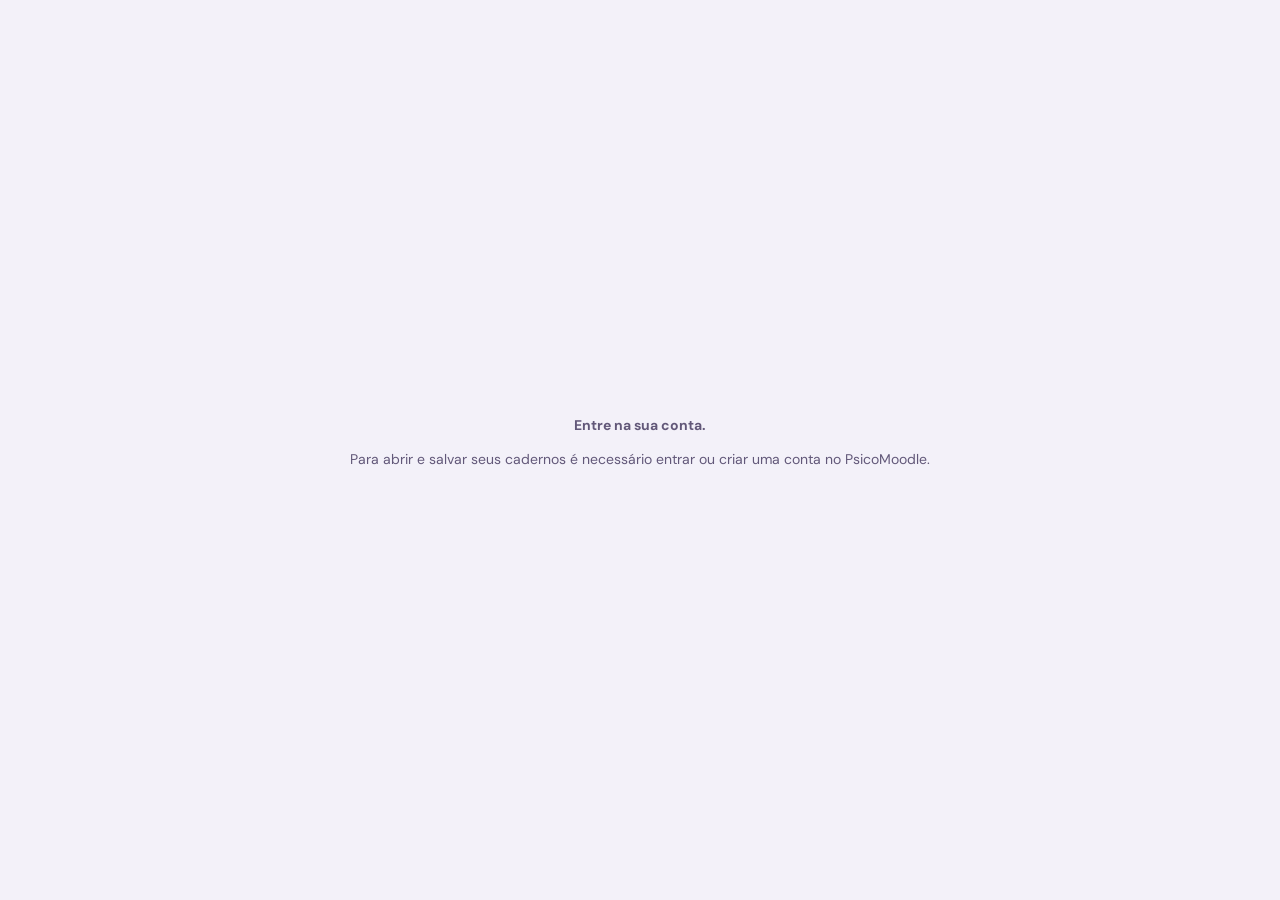
<file: caderno.html>
<!doctype html>
<html lang="pt-BR"><head><meta charset="utf-8"><meta name="viewport" content="width=device-width, initial-scale=1, viewport-fit=cover">
<meta name="robots" content="noindex, nofollow"><title>Caderno · Meus cadernos</title>
<style>
:root{--nb-initial-bg:#f3f1f9;background:var(--nb-initial-bg)}
:root[data-theme="dark"]{--nb-initial-bg:#0c1523}
html,body{margin:0;min-height:100%;background:var(--nb-initial-bg)}
#nbRoot{min-height:100dvh;background:var(--nb-initial-bg)}
</style>
<script>
try{if(window.parent!==window&&window.parent.document.documentElement.dataset.theme==='dark')
 document.documentElement.dataset.theme='dark'}catch(_){}
</script>
<link rel="stylesheet" href="caderno.css?v=20261120-edicao-backup-v3"></head>
<body><div id="nbRoot" class="nb-guard" role="status">Carregando os cadernos da sua conta…</div>
<script src="caderno-pdf.js?v=20261116-caderno-v33-grammar-review-repair" defer></script>
<script src="caderno.js?v=20261123-notebook-log-v1" defer></script>
<script src="caderno-tutorial.js?v=20261120-edicao-backup-v3" defer></script></body></html>
</file>
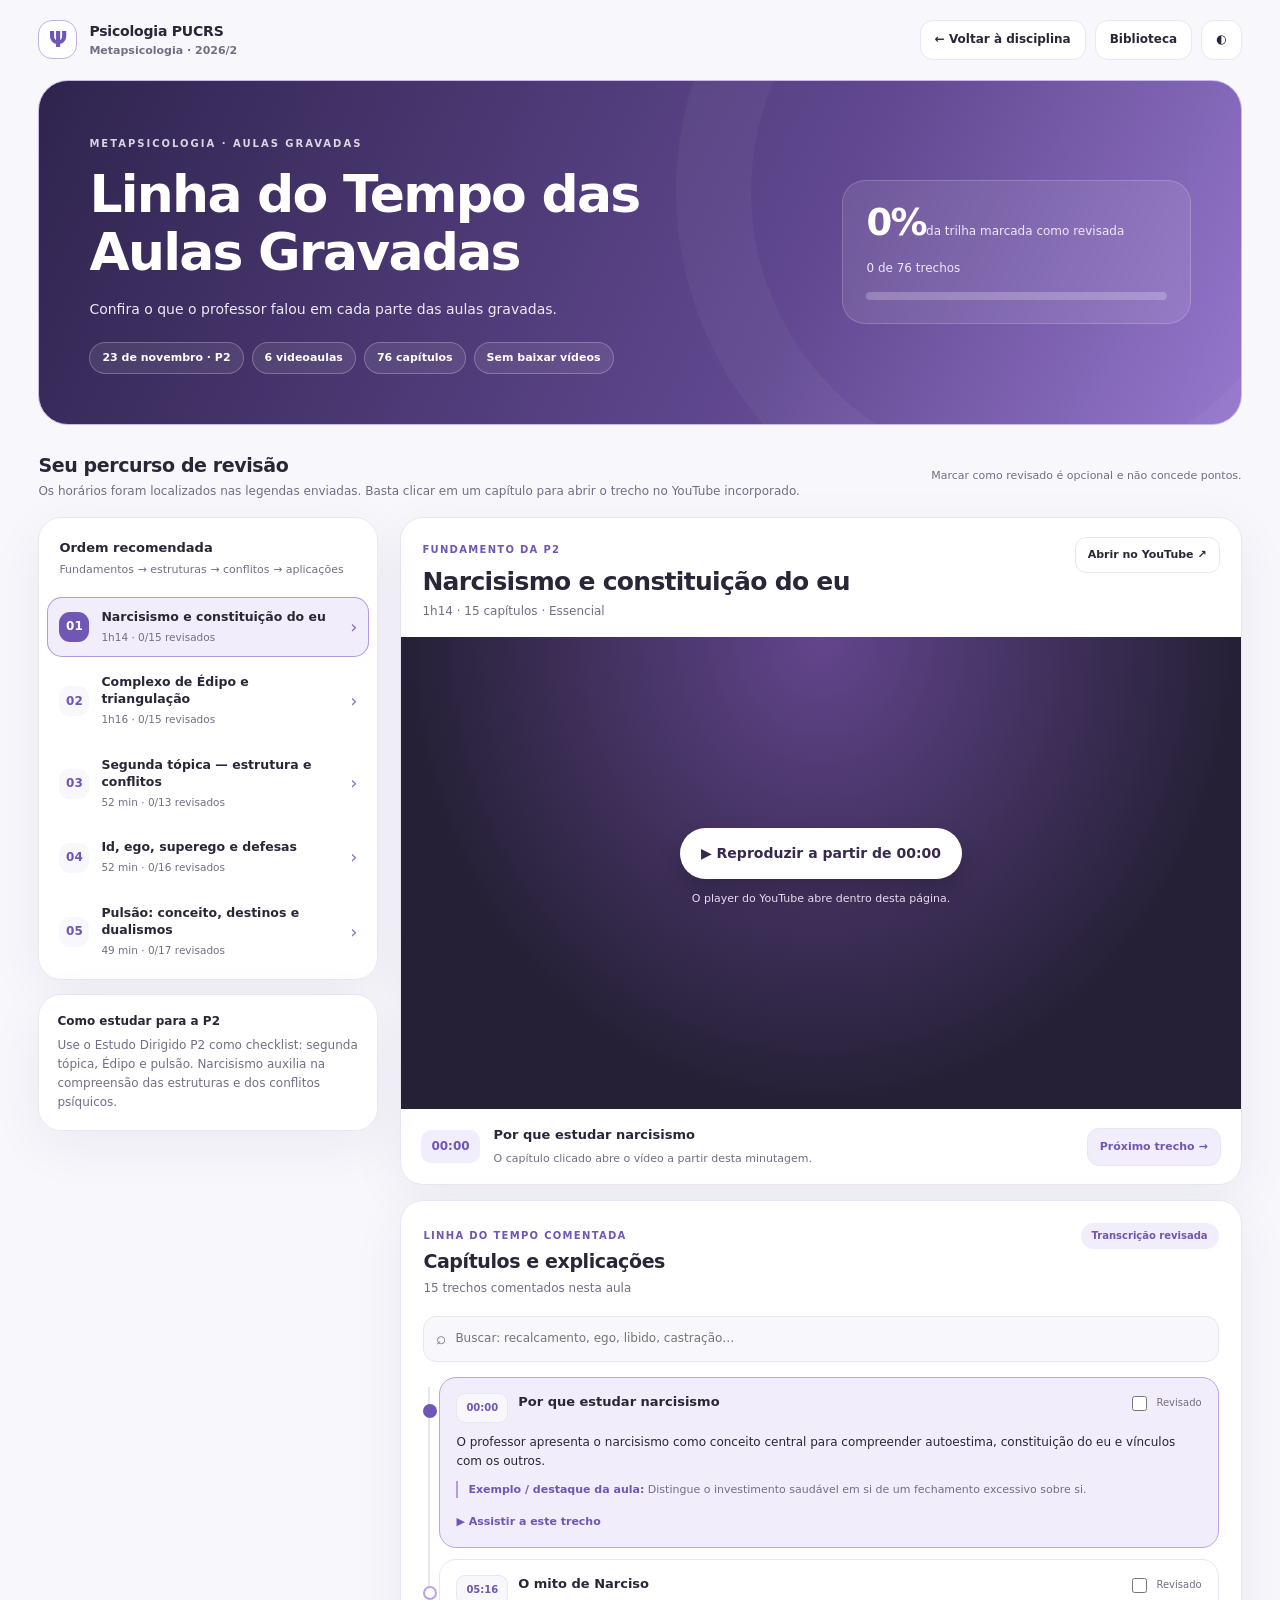
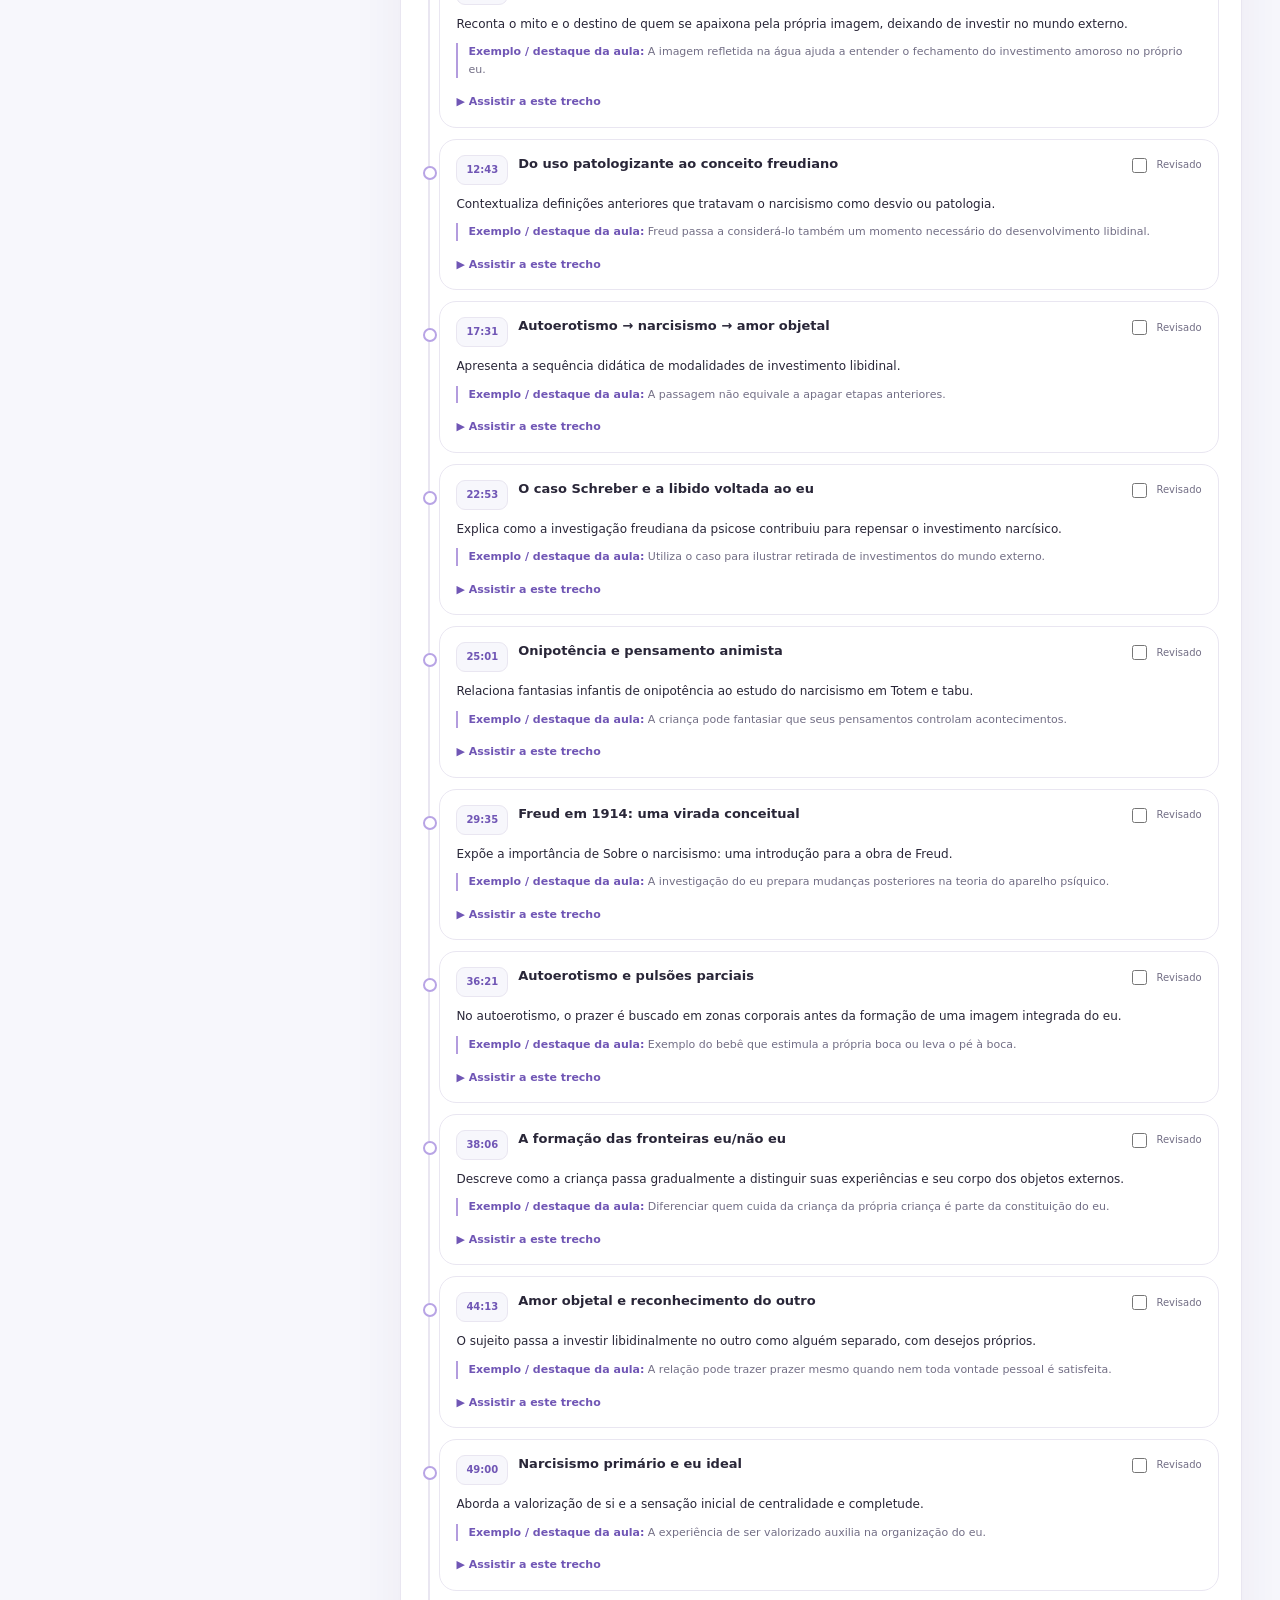
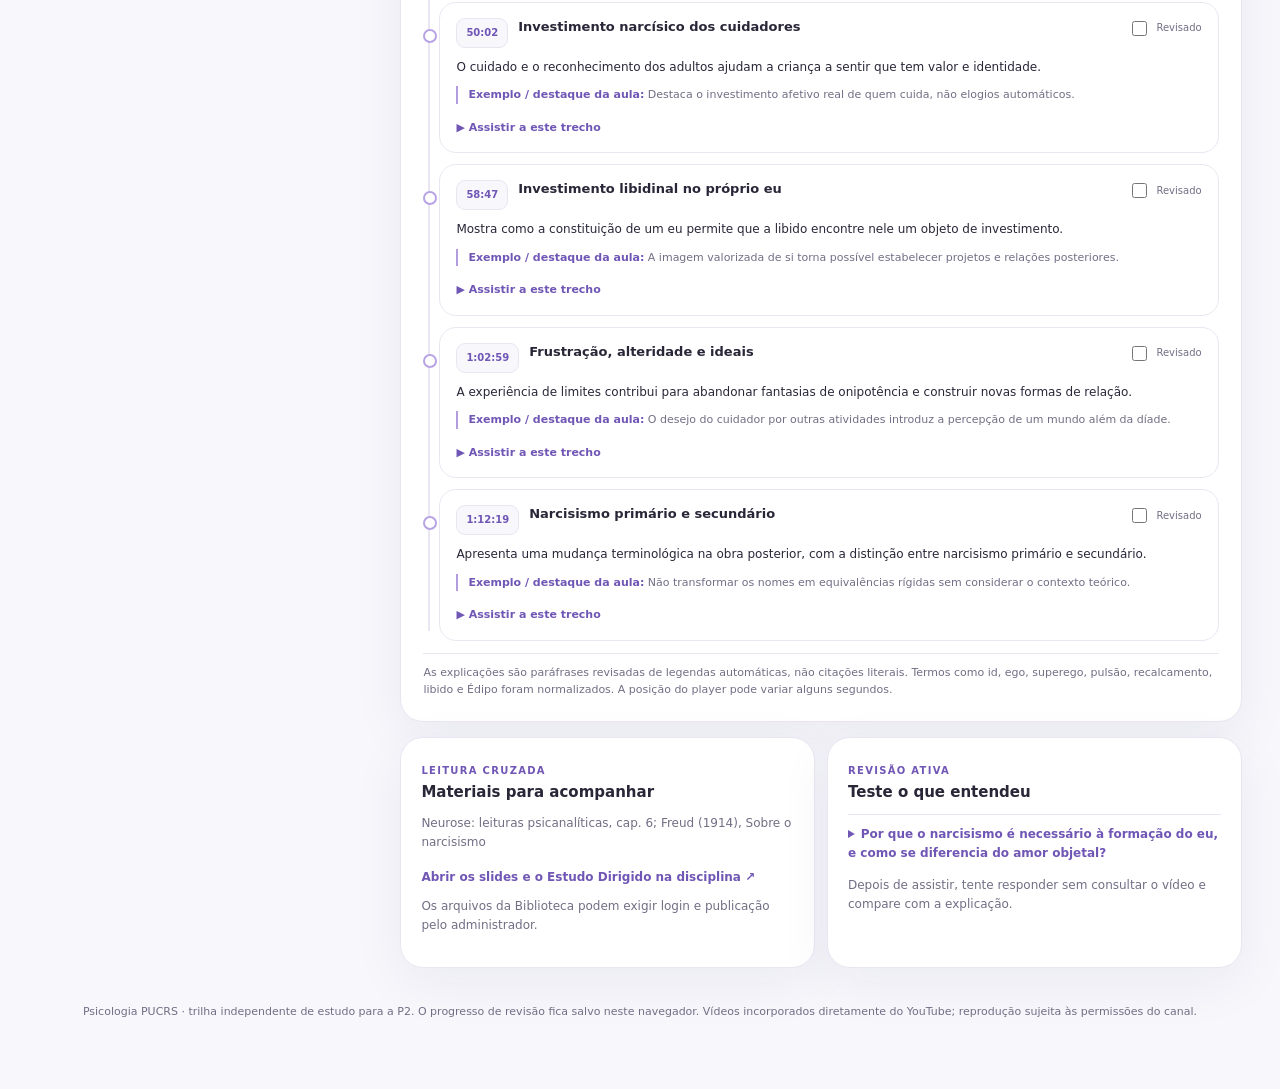
<file: metapsicologia-p2.html>
<!doctype html>
<html lang="pt-BR">
<head>
<meta charset="utf-8">
<meta name="viewport" content="width=device-width,initial-scale=1">
<meta name="color-scheme" content="light dark">
<title>Linha do Tempo das Aulas Gravadas · Metapsicologia | PsicoMoodle</title>
<meta name="description" content="Confira o que o professor falou em cada parte das aulas gravadas. Cinco aulas de Metapsicologia selecionadas para a prova, organizadas por assunto e minutagem.">
<style>
:root{--bg:#f7f7fc;--surface:#fff;--text:#292638;--muted:#726e85;--line:#e9e6f1;--violet:#7056b5;--purple:#886bc2;--soft:#f1edfa;--shadow:0 15px 55px rgba(48,34,92,.06);--r:23px}
:root[data-theme=dark]{color-scheme:dark;--bg:#12121c;--surface:#1c1b29;--text:#f1effa;--muted:#aea9c5;--line:#343149;--violet:#aa92f3;--purple:#bba6ed;--soft:#28233a;--shadow:0 15px 55px rgba(0,0,0,.13)}
*{box-sizing:border-box}html{scroll-behavior:smooth}body{margin:0;background:var(--bg);color:var(--text);font:14px/1.6 Inter,system-ui,-apple-system,BlinkMacSystemFont,"Segoe UI",sans-serif}button,input{font:inherit}button{cursor:pointer}a{color:inherit;text-decoration:none}button:focus-visible,a:focus-visible,input:focus-visible{outline:3px solid #bd9cf4;outline-offset:3px}
.header{max-width:1420px;margin:auto;padding:20px clamp(16px,3vw,46px);display:flex;align-items:center;justify-content:space-between;gap:16px}
.brand{display:flex;align-items:center;gap:12px;font-weight:800;letter-spacing:-.2px}.brandlogo{width:39px;height:39px;display:grid;place-items:center;border:1px solid #c1b1e5;color:var(--violet);border-radius:14px;background:var(--surface);font-size:22px}.brand span small{display:block;font-size:11px;color:var(--muted);letter-spacing:0;font-weight:600}
.headlinks{display:flex;align-items:center;gap:9px;flex-wrap:wrap}.navlink,.themebtn{border:1px solid var(--line);padding:9px 14px;border-radius:13px;background:var(--surface);color:var(--text);font-weight:700;font-size:12px}.navlink:hover,.themebtn:hover{border-color:var(--purple);color:var(--violet)}
.shell{max-width:1420px;padding:0 clamp(16px,3vw,46px) 68px;margin:auto}
.hero{position:relative;overflow:hidden;border:1px solid #c8b8ed;border-radius:30px;background:linear-gradient(115deg,#2f244e,#614890 63%,#9577cc);color:#fff;padding:clamp(25px,4vw,50px);display:grid;grid-template-columns:minmax(0,1.35fr) minmax(210px,.65fr);align-items:center;gap:30px}
.hero:before{content:"";position:absolute;right:-145px;top:-245px;width:560px;height:560px;border:75px solid #ffffff0a;border-radius:50%}.hero>*{position:relative}
.kicker{display:inline-block;font-size:10px;letter-spacing:2px;font-weight:800;text-transform:uppercase;opacity:.8}.hero h1{font-size:clamp(29px,4.5vw,52px);letter-spacing:-1.75px;line-height:1.1;margin:13px 0 17px;font-weight:790;max-width:650px}.hero p{color:#efe8fc;font-size:14px;margin:0;max-width:630px}.hero .caps{display:flex;gap:8px;flex-wrap:wrap;margin-top:22px}.hero .caps span{border:1px solid #ffffff3c;background:#ffffff16;border-radius:50px;padding:6px 12px;font-size:11px;font-weight:720}
.hero-side{background:#ffffff18;border:1px solid #ffffff2d;backdrop-filter:blur(8px);border-radius:23px;padding:23px;display:grid;gap:14px}.hero-side strong{font-size:37px;letter-spacing:-1.6px;line-height:1}.hero-side small{font-size:12px;color:#eee7fc}.progressbar{height:8px;background:#ffffff3a;border-radius:10px;overflow:hidden}.progressbar>span{display:block;height:100%;background:#fff;border-radius:10px;transition:width .3s}
.intro{display:grid;grid-template-columns:1fr auto;align-items:center;gap:12px;margin:25px 0 16px}.intro h2{margin:0;font-size:19px;letter-spacing:-.4px}.intro p{margin:2px 0 0;font-size:12px;color:var(--muted)}.hint{font-size:11px;color:var(--muted)}
.layout{display:grid;grid-template-columns:minmax(270px,340px) minmax(0,1fr);align-items:start;gap:22px}
.sidebar{position:sticky;top:14px;display:grid;gap:14px}.railbox,.playerpanel,.contentpanel,.tipbox{background:var(--surface);border:1px solid var(--line);border-radius:var(--r);box-shadow:var(--shadow);overflow:hidden}
.railhead{padding:20px 20px 10px}.railhead h3{margin:0;font-size:13px}.railhead p{margin:2px 0 0;font-size:11px;color:var(--muted)}
.lessonlist{padding:8px;display:grid;gap:5px}.lesson{border:0;background:transparent;border-radius:15px;padding:12px;display:flex;align-items:center;gap:12px;text-align:left;width:100%;color:var(--text)}.lesson:hover{background:var(--soft)}.lesson.active{background:var(--soft);box-shadow:inset 0 0 0 1px #b39adf}.lesson .num{flex:0 0 30px;height:30px;border-radius:11px;display:grid;place-items:center;background:var(--bg);color:var(--violet);font-size:12px;font-weight:800}.lesson.active .num{background:var(--violet);color:#fff}.lesson .copy{min-width:0;flex:1}.lesson .copy strong{display:block;font-size:12.5px;line-height:1.35}.lesson .copy small{display:block;color:var(--muted);font-size:10.5px;margin-top:3px}.lesson .arrow{font-size:18px;color:var(--purple)}
.tipbox{padding:17px 18px}.tipbox strong{display:block;font-size:12px;margin-bottom:5px}.tipbox p{margin:0;color:var(--muted);font-size:12px}
.maincol{min-width:0;display:grid;gap:15px}.playerhead{padding:19px 21px 16px;display:flex;align-items:flex-start;justify-content:space-between;gap:10px}.eyebrow{font-size:10px;color:var(--violet);letter-spacing:1.3px;text-transform:uppercase;font-weight:850}.playerhead h2{font-size:clamp(19px,2.4vw,25px);letter-spacing:-.7px;margin:6px 0 5px;line-height:1.25}.playerhead p{margin:0;color:var(--muted);font-size:12px}.watchlink{border:1px solid var(--line);background:var(--surface);padding:8px 12px;border-radius:11px;color:var(--text);font-size:11px;font-weight:700;white-space:nowrap}
.watchlink:hover{color:var(--violet)}.videoframe{width:100%;aspect-ratio:16/9;min-height:200px;position:relative;overflow:hidden;background:#1c162d}.videoframe iframe{width:100%;height:100%;position:absolute;inset:0;border:0}.placeholder{position:absolute;inset:0;display:grid;place-items:center;text-align:center;padding:18px;background:radial-gradient(ellipse at top,#63458d 0%,#252036 70%);color:#fff}.placeholder button{border:0;border-radius:50px;padding:14px 21px;background:#fff;color:#38284c;font-weight:800;box-shadow:0 12px 24px #0003}.placeholder p{font-size:11px;color:#e6dbf2;max-width:390px}
.now{padding:16px 20px;display:flex;align-items:center;gap:14px;flex-wrap:wrap}.now .time{background:var(--soft);color:var(--violet);font-size:12px;padding:7px 10px;border-radius:10px;font-weight:850;white-space:nowrap;font-variant-numeric:tabular-nums}.now>div{flex:1;min-width:180px}.now strong{display:block;font-size:13px}.now small{color:var(--muted);font-size:11px}.nextbtn{padding:9px 12px;background:var(--soft);color:var(--violet);border:1px solid var(--line);border-radius:12px;font-size:11px;font-weight:800}.nextbtn:hover{border-color:var(--violet)}
.contentpanel{padding:22px}.contenttop{display:flex;align-items:flex-start;justify-content:space-between;gap:10px;margin-bottom:18px}.contenttop h3{margin:0;font-size:19px;letter-spacing:-.4px}.contenttop p{font-size:12px;color:var(--muted);margin:3px 0 0}.badge{display:inline-block;background:var(--soft);color:var(--violet);border-radius:50px;padding:5px 11px;font-size:10px;font-weight:800}
.search{display:flex;align-items:center;gap:9px;border:1px solid var(--line);background:var(--bg);padding:0 12px;border-radius:13px;margin-bottom:15px}.search:focus-within{border-color:var(--violet)}.search span{color:var(--muted);font-size:17px}.search input{border:0;background:none;outline:0;color:var(--text);padding:12px 0;flex:1;min-width:0;font-size:12px}
.timeline{position:relative;display:grid;gap:11px;padding-left:16px}.timeline:before{content:"";position:absolute;top:10px;bottom:10px;left:5px;border-left:2px solid var(--line)}.segment{position:relative;border:1px solid var(--line);border-radius:17px;padding:15px 16px;background:var(--surface);transition:border-color .2s,background .2s}.segment:before{content:"";position:absolute;left:-17px;top:26px;width:10px;height:10px;border-radius:50%;background:var(--surface);border:2px solid #b8a4e5}.segment.selected{border-color:#baa4eb;background:var(--soft)}.segment.selected:before{background:var(--violet);border-color:var(--violet)}.seghead{display:flex;align-items:flex-start;gap:10px}.segtime{font-variant-numeric:tabular-nums;border:1px solid var(--line);background:var(--bg);color:var(--violet);font-size:10px;padding:6px 9px;border-radius:9px;flex:0 0 auto;font-weight:800}.segtitle{border:0;background:none;color:var(--text);padding:0;text-align:left;font-size:13px;font-weight:780;line-height:1.35;flex:1}.segtitle:hover{color:var(--violet)}.donecontrol{display:flex;gap:6px;align-items:center;color:var(--muted);font-size:10px;white-space:nowrap;cursor:pointer}.donecontrol input{accent-color:var(--violet);width:15px;height:15px}.segment p{margin:10px 0 0;color:var(--text);font-size:12px;line-height:1.63}.segment .teacher{margin-top:9px;color:var(--muted);font-size:11px;border-left:2px solid #b39cde;padding:0 0 0 10px}.segment .teacher strong{color:var(--violet)}.segment .segactions{margin-top:11px}.segactions button{background:transparent;border:0;color:var(--violet);font-weight:800;font-size:11px;padding:0}
.related{display:grid;grid-template-columns:minmax(0,1fr) minmax(0,1fr);gap:12px}.related>.contentpanel{padding:20px}.related h3{margin:0 0 10px;font-size:15px}.related p{margin:0 0 12px;font-size:12px;color:var(--muted)}.related a,.related summary{font-weight:750;font-size:12px;color:var(--violet)}.related details{border-top:1px solid var(--line);padding-top:10px}.related details p{margin-top:10px}.footer{text-align:center;margin-top:35px;color:var(--muted);font-size:11px}
.results{display:none;margin-bottom:16px;padding:9px;border:1px solid var(--line);background:var(--bg);border-radius:14px;max-height:350px;overflow:auto}.results.show{display:grid;gap:4px}.result{border:0;background:none;border-radius:9px;padding:9px;text-align:left;color:var(--text)}.result:hover{background:var(--soft)}.result strong{display:block;font-size:11px}.result small{display:block;color:var(--muted);font-size:10px}.warning{font-size:11px;color:var(--muted);margin-top:12px;border-top:1px solid var(--line);padding-top:10px}
@media(max-width:990px){.layout{grid-template-columns:240px minmax(0,1fr)}.hero{grid-template-columns:1fr}.hero-side{grid-template-columns:auto 1fr;align-items:center}.hero-side .progressbar{grid-column:1/-1}.sidebar{position:static}}
@media(max-width:700px){.header{align-items:flex-start}.headlinks{justify-content:flex-end}.hero{border-radius:22px;padding:26px}.hero h1{font-size:32px}.layout{grid-template-columns:1fr}.sidebar{position:static}.railbox{overflow:hidden}.lessonlist{display:flex;overflow-x:auto;scroll-snap-type:x mandatory;padding:9px}.lesson{flex:0 0 190px;scroll-snap-align:start}.lesson .arrow{display:none}.railhead{padding:15px 16px 0}.sidebar .tipbox{display:none}.related{grid-template-columns:1fr}.contentpanel{padding:17px}.playerhead{padding:16px}.now{padding:14px}.seghead{flex-wrap:wrap}.donecontrol{margin-left:auto}.segment{padding:14px}.intro{grid-template-columns:1fr}.hero-side{display:block}.hero-side .progressbar{margin-top:10px}.header{padding:13px 16px}.brand{font-size:12px}.navlink{padding:8px 10px}}
@media(prefers-reduced-motion:reduce){html{scroll-behavior:auto}*{transition:none!important}}
</style>
<script>try{document.documentElement.dataset.theme=localStorage.getItem("uentzoul_theme_v1")==="dark"?"dark":"light"}catch(e){}</script>
<script src="metapsicologia-p2-data.js?v=20261116-foco-p2"></script>
</head>
<body>
<header class="header"><a class="brand" href="index.html#meta"><span class="brandlogo">Ψ</span><span>Psicologia PUCRS <small>Metapsicologia · 2026/2</small></span></a><nav class="headlinks"><a class="navlink" href="index.html#meta">← Voltar à disciplina</a><a class="navlink" href="index.html#library">Biblioteca</a><button class="themebtn" id="themebtn" type="button" aria-label="Alternar modo claro ou escuro">◐</button></nav></header>
<main class="shell">
<section class="hero"><div><span class="kicker">Metapsicologia · Aulas gravadas</span><h1>Linha do Tempo das Aulas Gravadas</h1><p>Confira o que o professor falou em cada parte das aulas gravadas.</p><div class="caps"><span>23 de novembro · P2</span><span>6 videoaulas</span><span id="totalChapters">— capítulos</span><span>Sem baixar vídeos</span></div></div><div class="hero-side"><div><strong id="progressNumber">0%</strong><small>da trilha marcada como revisada</small></div><div><small id="progressCount">0 de 0 trechos</small></div><div class="progressbar" aria-label="Progresso geral"><span id="progressBar" style="width:0%"></span></div></div></section>
<div class="intro"><div><h2>Seu percurso de revisão</h2><p>Os horários foram localizados nas legendas enviadas. Basta clicar em um capítulo para abrir o trecho no YouTube incorporado.</p></div><span class="hint">Marcar como revisado é opcional e não concede pontos.</span></div>
<div class="layout"><aside class="sidebar"><section class="railbox"><div class="railhead"><h3>Ordem recomendada</h3><p>Fundamentos → estruturas → conflitos → aplicações</p></div><div class="lessonlist" id="lessonlist"></div></section><aside class="tipbox"><strong>Como estudar para a P2</strong><p>Use o Estudo Dirigido P2 como checklist: segunda tópica, Édipo e pulsão. Narcisismo auxilia na compreensão das estruturas e dos conflitos psíquicos.</p></aside></aside>
<div class="maincol"><section class="playerpanel" id="playerpanel"><div class="playerhead"><div><span class="eyebrow" id="videotype">Vídeo selecionado</span><h2 id="videotitle">Selecionando a aula…</h2><p id="videoread"></p></div><a class="watchlink" id="youtubeLink" target="_blank" rel="noopener noreferrer">Abrir no YouTube ↗</a></div><div class="videoframe" id="videoframe"><div class="placeholder"><button type="button" id="startVideo">▶ Começar aula</button><p>O vídeo só carrega quando você escolher reproduzir.</p></div></div><div class="now"><span class="time" id="playingTime">00:00</span><div><strong id="playingTitle">Início da aula</strong><small>O capítulo clicado abre o vídeo a partir desta minutagem.</small></div><button class="nextbtn" id="nextbtn" type="button">Próximo trecho →</button></div></section>
<section class="contentpanel" id="chapterSection"><div class="contenttop"><div><span class="eyebrow">Linha do tempo comentada</span><h3>Capítulos e explicações</h3><p id="chapterCount"></p></div><span class="badge">Transcrição revisada</span></div><div class="search"><span>⌕</span><input id="chapterSearch" autocomplete="off" type="search" placeholder="Buscar: recalcamento, ego, libido, castração…" aria-label="Pesquisar conceitos em todas as aulas"></div><div id="searchResults" class="results" aria-live="polite"></div><div class="timeline" id="timeline"></div><div class="warning">As explicações são paráfrases revisadas de legendas automáticas, não citações literais. Termos como id, ego, superego, pulsão, recalcamento, libido e Édipo foram normalizados. A posição do player pode variar alguns segundos.</div></section>
<section class="related"><div class="contentpanel"><span class="eyebrow">Leitura cruzada</span><h3>Materiais para acompanhar</h3><p id="reading"></p><a href="index.html#meta">Abrir os slides e o Estudo Dirigido na disciplina ↗</a><p style="margin-top:10px">Os arquivos da Biblioteca podem exigir login e publicação pelo administrador.</p></div><div class="contentpanel"><span class="eyebrow">Revisão ativa</span><h3>Teste o que entendeu</h3><details id="reviewDetails"><summary id="reviewQuestion"></summary><p id="reviewAnswer"></p></details><p style="margin-top:12px">Depois de assistir, tente responder sem consultar o vídeo e compare com a explicação.</p></div></section>
</div></div>
<div class="footer">Psicologia PUCRS · trilha independente de estudo para a P2. O progresso de revisão fica salvo neste navegador. Vídeos incorporados diretamente do YouTube; reprodução sujeita às permissões do canal.</div>
</main>
<script>
(()=>{'use strict';
const data=window.META_STUDY;
const $=id=>document.getElementById(id);
if(!data?.videos?.length){document.body.insertAdjacentHTML('beforeend','<p>Não foi possível carregar os capítulos. Atualize a página.</p>');return}
const all=data.videos.flatMap((v,vi)=>v.chapters.map((c,ci)=>({v,vi,ci,c,key:v.id+':'+ci})));
const KEY='uentzoul_meta_p2_revisao_v1',SEL='uentzoul_meta_p2_ultimo_v1';
let done=new Set(),selection={vi:0,ci:0},loaded=null,query='';
try{done=new Set(JSON.parse(localStorage.getItem(KEY)||'[]'));const s=JSON.parse(localStorage.getItem(SEL)||'null');if(Number.isInteger(s?.vi)&&Number.isInteger(s?.ci)&&data.videos[s.vi]?.chapters[s.ci])selection=s}catch(e){}
const clean=s=>String(s||'').replace(/[&<>"']/g,x=>({'&':'&amp;','<':'&lt;','>':'&gt;','"':'&quot;',"'":'&#39;'}[x]));
function seconds(s){const p=s.split(':').map(Number);return p.reduce((a,b)=>a*60+b,0)}
function videoURL(vi,ci){return 'https://www.youtube.com/watch?v='+data.videos[vi].yt+'&t='+seconds(data.videos[vi].chapters[ci][0])+'s'}
function save(){try{localStorage.setItem(KEY,JSON.stringify([...done]));localStorage.setItem(SEL,JSON.stringify(selection))}catch(e){}}
function meter(){const n=all.filter(x=>done.has(x.key)).length;const pct=Math.round(n/all.length*100);$('progressNumber').textContent=pct+'%';$('progressCount').textContent=n+' de '+all.length+' trechos';$('progressBar').style.width=pct+'%'}
function renderLessons(){const counts=data.videos.map(v=>all.filter(x=>x.v.id===v.id&&done.has(x.key)).length);$('lessonlist').innerHTML=data.videos.map((v,i)=>'<button type="button" class="lesson '+(selection.vi===i?'active':'')+'" data-video="'+i+'" aria-pressed="'+(selection.vi===i)+'"><span class="num">'+String(i+1).padStart(2,'0')+'</span><span class="copy"><strong>'+clean(v.title)+'</strong><small>'+v.duration+' · '+counts[i]+'/'+v.chapters.length+' revisados</small></span><span class="arrow">›</span></button>').join('')}
function renderChapters(){const v=data.videos[selection.vi];$('chapterCount').textContent=v.chapters.length+' trechos comentados nesta aula';$('timeline').innerHTML=v.chapters.map((c,i)=>{const key=v.id+':'+i;return '<article class="segment '+(selection.ci===i?'selected':'')+'" id="segment-'+i+'"><div class="seghead"><button type="button" class="segtime" data-segment="'+i+'" title="Assistir a partir deste ponto">'+clean(c[0])+'</button><button type="button" class="segtitle" data-segment="'+i+'">'+clean(c[1])+'</button><label class="donecontrol"><input type="checkbox" data-done="'+i+'" '+(done.has(key)?'checked':'')+'> Revisado</label></div><p>'+clean(c[2])+'</p><div class="teacher"><strong>Exemplo / destaque da aula:</strong> '+clean(c[3])+'</div><div class="segactions"><button type="button" data-segment="'+i+'">▶ Assistir a este trecho</button></div></article>'}).join('')}
function syncInfo(){const v=data.videos[selection.vi],c=v.chapters[selection.ci];$('videotitle').textContent=v.title;$('videotype').textContent=v.type;$('videoread').textContent=v.duration+' · '+v.chapters.length+' capítulos · '+v.weight;$('playingTime').textContent=c[0];$('playingTitle').textContent=c[1];$('youtubeLink').href=videoURL(selection.vi,selection.ci);$('reading').textContent=v.reading;$('reviewQuestion').textContent=v.question;$('reviewAnswer').textContent=v.answer;$('reviewDetails').open=false}
function stopPlayer(){loaded=null;$('videoframe').innerHTML='<div class="placeholder"><div><button type="button" id="startVideo">▶ Reproduzir a partir de '+clean(data.videos[selection.vi].chapters[selection.ci][0])+'</button><p>O player do YouTube abre dentro desta página.</p></div></div>'}
function play(){const v=data.videos[selection.vi],s=seconds(v.chapters[selection.ci][0]);loaded=v.yt;$('videoframe').innerHTML='';const f=document.createElement('iframe');f.title='Aula de '+v.title;f.allow='accelerometer; autoplay; clipboard-write; encrypted-media; gyroscope; picture-in-picture; fullscreen';f.allowFullscreen=true;f.referrerPolicy='strict-origin-when-cross-origin';f.src='https://www.youtube.com/embed/'+v.yt+'?start='+s+'&autoplay=1&enablejsapi=1&playsinline=1&rel=0';$('videoframe').append(f)}
function select(vi,ci,watch=false,scroll=false){if(!data.videos[vi]?.chapters[ci])return;const change=vi!==selection.vi;selection={vi,ci};save();syncInfo();renderLessons();renderChapters();if(watch)play();else if(change)stopPlayer();if(scroll){$('playerpanel').scrollIntoView({behavior:'smooth',block:'start'})}}
$('lessonlist').addEventListener('click',e=>{const el=e.target.closest('[data-video]');if(!el)return;select(Number(el.dataset.video),0,false,true)});
$('timeline').addEventListener('click',e=>{const btn=e.target.closest('[data-segment]');if(!btn)return;select(selection.vi,Number(btn.dataset.segment),true,false);if(innerWidth<750)$('playerpanel').scrollIntoView({behavior:'smooth',block:'start'})});
$('timeline').addEventListener('change',e=>{const cb=e.target.closest('[data-done]');if(!cb)return;const key=data.videos[selection.vi].id+':'+Number(cb.dataset.done);if(cb.checked)done.add(key);else done.delete(key);save();meter();renderLessons()});
$('videoframe').addEventListener('click',e=>{if(e.target.closest('#startVideo'))play()});
$('nextbtn').addEventListener('click',()=>{let {vi,ci}=selection;ci++;if(ci>=data.videos[vi].chapters.length){vi=(vi+1)%data.videos.length;ci=0}select(vi,ci,true,false)});
$('chapterSearch').addEventListener('input',e=>{query=e.target.value.trim().toLocaleLowerCase('pt-BR').normalize('NFD').replace(/[\u0300-\u036f]/g,'');const target=$('searchResults');if(query.length<2){target.classList.remove('show');target.innerHTML='';return}const result=all.filter(x=>[x.v.title,...x.c.slice(1)].join(' ').toLocaleLowerCase('pt-BR').normalize('NFD').replace(/[\u0300-\u036f]/g,'').includes(query));target.innerHTML=result.slice(0,35).map(x=>'<button type="button" class="result" data-found="'+x.vi+':'+x.ci+'"><strong>'+clean(x.c[0])+' · '+clean(x.c[1])+'</strong><small>'+clean(x.v.title)+'</small></button>').join('')||'<div class="hint">Nenhum trecho encontrado.</div>';target.classList.add('show')});
$('searchResults').addEventListener('click',e=>{const btn=e.target.closest('[data-found]');if(!btn)return;const [vi,ci]=btn.dataset.found.split(':').map(Number);select(vi,ci,true,true);$('chapterSearch').value='';$('searchResults').classList.remove('show');$('searchResults').innerHTML=''});
$('themebtn').addEventListener('click',()=>{const next=document.documentElement.dataset.theme==='dark'?'light':'dark';document.documentElement.dataset.theme=next;try{localStorage.setItem('uentzoul_theme_v1',next)}catch(e){}});
$('totalChapters').textContent=all.length+' capítulos';meter();select(selection.vi,selection.ci,false,false);stopPlayer();
})();
</script>
</body></html>
</file>
<file: caderno.css>
/* Caderno experimental — isolado em caderno.html; sem efeitos nas demais páginas */
@import url('https://fonts.googleapis.com/css2?family=Caveat:wght@400;500;600;700&family=Dancing+Script:wght@400;500;600;700&family=Patrick+Hand&family=DM+Sans:wght@400;500;600;700;800&display=swap');
:root{--nb-bg:#f3f1f9;--nb-ink:#262333;--nb-muted:#756d84;--nb-line:#d9d1e7;--nb-violet:#7360b2;--nb-lilac:#eee8f8;--nb-paper:#fffdf8}
*{box-sizing:border-box}html,body{margin:0;height:100%;overflow:hidden}body{font:14px/1.4 'DM Sans',system-ui,Arial,sans-serif;background:var(--nb-bg);color:var(--nb-ink)}
button,input,textarea,select{font:inherit}button{cursor:pointer}button:disabled{cursor:not-allowed;opacity:.4}button:focus-visible,input:focus-visible,textarea:focus-visible{outline:3px solid #a08bdf;outline-offset:2px}
[hidden]{display:none!important}.nb-app{height:100dvh;min-height:450px;display:flex;flex-direction:column;overflow:hidden}.nb-top{flex:none;display:flex;align-items:center;justify-content:space-between;gap:16px;padding:13px 18px;background:#fcfaff;border-bottom:1px solid #e2dbea;z-index:5}
.nb-brand{display:flex;gap:12px;align-items:center;min-width:0}.nb-mark{display:grid;place-items:center;width:40px;height:40px;border-radius:13px;color:#fff;background:linear-gradient(135deg,#7662b9,#4c3f8b);box-shadow:0 6px 14px #66579d38;font-size:22px}
.nb-brand h1{font-size:18px;line-height:1.15;margin:0;font-weight:800;letter-spacing:-.55px}.nb-brand p{margin:3px 0 0;color:var(--nb-muted);font-size:11px;font-weight:600}.nb-top-right{display:flex;align-items:center;gap:8px}
.nb-status{font-size:11px;color:#766d85;font-weight:650;max-width:250px;text-align:right}.nb-status[data-state="error"]{color:#b64b55}.nb-status[data-state="success"]{color:#487760}
.nb-quiet,.nb-tool,.nb-page-btn,.nb-icon-btn{background:#fff;border:1px solid #ded7e9;border-radius:10px;color:#4e4763;transition:background .17s,border-color .17s,transform .17s}.nb-quiet:hover,.nb-tool:hover,.nb-page-btn:hover,.nb-icon-btn:hover{border-color:#b7a2db;background:#f4effb}.nb-quiet{padding:9px 12px;font-size:12px;font-weight:750}
.nb-tools{flex:none;display:flex;align-items:center;justify-content:space-between;gap:9px;padding:9px 16px;background:#f9f7fd;border-bottom:1px solid #e2dbea;z-index:4;flex-wrap:wrap}
.nb-toolgroup{display:flex;gap:5px;align-items:center;flex-wrap:wrap}.nb-sep{width:1px;height:28px;background:#ded6e9;margin:0 4px}
.nb-tool{display:inline-flex;align-items:center;justify-content:center;gap:6px;min-height:34px;padding:7px 11px;font-size:12px;font-weight:750;white-space:nowrap}
.nb-tool[aria-pressed="true"]{color:#fff;background:#6a57a5;border-color:#6a57a5;box-shadow:0 2px 6px #6554992b}
.nb-colors{display:flex;align-items:center;gap:5px;margin:0 3px}.nb-color{width:30px;height:30px;display:grid;place-items:center;border:1px solid transparent;background:transparent;border-radius:9px;padding:3px}
.nb-color span{width:17px;height:17px;border-radius:50%;background:var(--swatch);box-shadow:0 1px 3px #0002}.nb-color[aria-pressed="true"]{background:#e8e0f6;border-color:#ab97d4}.nb-color[aria-pressed="true"] span{outline:2px solid #fff;outline-offset:-4px}
.nb-font-select,.nb-size-select{min-height:34px;color:#3d3458;background:#fff;border:1px solid #ded7e9;border-radius:9px;padding:6px 9px;max-width:146px;font-size:12px;font-weight:700}
.nb-correct-toggle{display:flex;align-items:center;gap:5px;font-size:11px;font-weight:700;color:#746786;white-space:nowrap}.nb-correct-toggle input{accent-color:#7160ae;width:15px;height:15px}
.nb-view{flex:1;min-height:0;position:relative;overflow:auto;overscroll-behavior:contain;background:radial-gradient(circle at 10% 0%,#f8f5fd 0%,transparent 33%),linear-gradient(160deg,#eeecf5,#f8f7fa);touch-action:pan-x pan-y}
.nb-stage{min-width:100%;min-height:100%;display:flex;align-items:flex-start;justify-content:center;padding:26px 38px 65px;position:relative}
.nb-sheet-wrap{position:relative;flex:0 0 auto;transform-origin:top left;margin:0 auto}
.nb-sheet{position:absolute;inset:0;width:780px;height:1240px;overflow:hidden;border:1px solid #ded6ca;border-radius:6px 18px 18px 7px;box-shadow:0 16px 55px #302b3d24,0 3px 9px #302b3d0b;background-color:var(--nb-paper);background-image:repeating-linear-gradient(to bottom,transparent 0,transparent 33px,#b8d4e6b0 33px,#b8d4e6b0 34px);background-position:0 97px;background-size:100% 34px}
.nb-sheet:before{position:absolute;content:"";top:0;bottom:0;left:85px;width:2px;background:#f1b7bdab;pointer-events:none;z-index:1}
.nb-holes{position:absolute;left:22px;top:47px;bottom:40px;width:18px;display:flex;flex-direction:column;justify-content:space-around;z-index:2;pointer-events:none}.nb-holes span{display:block;border-radius:50%;width:13px;height:13px;background:#d4d1cc;box-shadow:inset 0 2px 4px #776f7942,0 1px 2px #fff}
.nb-page-num{position:absolute;bottom:22px;right:33px;color:#a49b99;font-family:'Patrick Hand',cursive;font-size:17px;pointer-events:none}
.nb-paper-title{position:absolute;top:31px;left:110px;right:50px;width:calc(100% - 160px);color:#443a61;background:none;border:0;border-bottom:1px dashed #dfd2eb;padding:4px 0 9px;font-weight:800;font-size:15px;z-index:4;outline:none}
.nb-text-layer{position:absolute;inset:0;pointer-events:none;z-index:4}.nb-line-hover{position:absolute;left:100px;right:32px;height:34px;border-radius:5px;background:#8f7bd512;border:1px dashed #a899d270;pointer-events:none;z-index:3}
.nb-note{position:absolute;left:110px;right:30px;display:flex;align-items:flex-end;white-space:pre-wrap;overflow-wrap:anywhere;line-height:1.02;cursor:text;pointer-events:auto;z-index:2}
.nb-note .nb-note-content{display:inline-block;max-width:100%;font-weight:500;line-height:1.07}.nb-note.print{font-family:'Patrick Hand','Segoe Print',cursive}.nb-note.cursive{font-family:'Caveat','Segoe Print',cursive;font-weight:600}
.nb-note .nb-uppercase{font-size:calc(var(--nb-small) + 34px)}.nb-note .nb-lowercase{font-size:var(--nb-small)}
.nb-note.nb-preview{opacity:.55;pointer-events:none;border-bottom:1px dashed #9883c4}
.nb-note.nb-selected .nb-note-content{background:#d5c5f244;border-radius:4px}.nb-note.nb-correcting .nb-note-content{background:linear-gradient(90deg,transparent,#eee7ff,transparent);background-size:200% 100%;animation:nb-pulse 1.7s ease infinite}
@keyframes nb-pulse{to{background-position:-200% 0}}
.nb-drawing{position:absolute;inset:0;width:780px;height:1240px;max-width:none;max-height:none;z-index:3;touch-action:none}.nb-sheet[data-mode="text"] .nb-drawing,.nb-sheet[data-mode="sticky"] .nb-drawing{pointer-events:none}
.nb-sheet[data-mode="draw"] .nb-text-layer,.nb-sheet[data-mode="warp"] .nb-text-layer{pointer-events:none}
.nb-sticky-layer{position:absolute;inset:0;pointer-events:none;z-index:6}.nb-sticky{position:absolute;display:flex;flex-direction:column;pointer-events:auto;width:170px;min-height:146px;padding:11px 12px 13px;transform:rotate(-1.4deg);border-radius:3px 3px 10px 3px;background:linear-gradient(165deg,#fff6a9,#f5e988);box-shadow:2px 4px 8px #6f614735,7px 13px 28px #5e56512c;touch-action:none}
.nb-sticky[data-tone="pink"]{background:linear-gradient(165deg,#ffdce8,#ffb9cd)}.nb-sticky[data-tone="violet"]{background:linear-gradient(165deg,#eee4ff,#d9c5ff)}
.nb-sticky:before{content:"";position:absolute;top:0;right:0;border-left:19px solid transparent;border-top:19px solid #ffffff7c;filter:drop-shadow(-2px 2px 2px #5551)}
.nb-sticky-head{display:flex;justify-content:space-between;align-items:center;margin:-3px -3px 6px 0;cursor:grab;height:21px;font-size:12px;font-weight:900;color:#6b5d65}.nb-sticky-head button{border:0;background:#fff7;width:21px;height:21px;border-radius:5px;cursor:pointer}
.nb-sticky textarea{background:none;border:0;resize:none;outline:0;width:100%;flex:1;min-height:95px;font:18px/1.1 'Patrick Hand',cursive;color:#423a3a;touch-action:pan-y}.nb-sticky textarea::placeholder{color:#8d785e}
.nb-editor{position:absolute;left:110px;right:35px;z-index:8;background:#fffefa;border:1px solid #ab92da;border-radius:12px;padding:10px 11px;box-shadow:0 10px 27px #50436b35;max-width:605px}
.nb-editor-head{display:flex;justify-content:space-between;gap:10px;font-size:11px;font-weight:750;color:#705d95;margin-bottom:5px}.nb-editor textarea{display:block;width:100%;min-height:54px;max-height:138px;resize:vertical;border:0;background:transparent;color:#373044;outline:0;font-size:15px;line-height:1.5}
.nb-editor-foot{display:flex;gap:9px;align-items:center;justify-content:flex-end;font-size:11px;color:#847d91;margin-top:6px}.nb-editor-foot button{border:0;padding:6px 12px;border-radius:8px;background:#6d57ab;color:#fff;font-weight:750}.nb-editor-foot button.nb-editor-cancel{background:#f0eaf7;color:#69568f}
.nb-fold{position:absolute;top:0;right:0;width:66px;height:66px;z-index:9;cursor:pointer;border:0;background:transparent;box-shadow:none;clip-path:none;border-radius:0 15px 0 0}
.nb-fold:before{content:"";position:absolute;top:0;right:0;width:0;height:0;background:linear-gradient(225deg,#ece6d9 0 44%,#ded4c0 45%,#fff7e9 57%);box-shadow:-2px 2px 8px #0002;clip-path:polygon(0 0,100% 0,100% 100%);border-radius:0 15px 0 0;transition:width .22s ease,height .22s ease}
.nb-fold:hover:before,.nb-fold:focus-visible:before{width:79px;height:79px}
.nb-fold-label{position:absolute;top:15px;right:19px;font-size:19px;font-weight:800;color:#665482;z-index:10;pointer-events:none;opacity:0;transition:opacity .15s}
.nb-fold:hover + .nb-fold-label,.nb-fold:focus-visible + .nb-fold-label{opacity:1}
.nb-page-control{flex:none;background:#fcfaff;border-top:1px solid #e2dbea;display:flex;align-items:center;justify-content:center;gap:14px;padding:9px 13px;z-index:5}
.nb-page-btn{padding:8px 13px;min-height:36px;font-weight:750;font-size:12px}.nb-page-indicator{font-size:12px;color:#645779;min-width:95px;text-align:center;font-weight:800}
.nb-zoom{display:flex;gap:7px;align-items:center;margin-left:16px}.nb-zoom input{accent-color:#775db5;width:100px}.nb-zoom span{font-size:11px;color:#645779;min-width:38px;font-variant-numeric:tabular-nums;font-weight:700}
.nb-help{position:fixed;inset:0;display:flex;align-items:center;justify-content:center;padding:18px;background:#251d3c7a;z-index:20}.nb-dialog{position:relative;width:min(600px,100%);max-height:min(84dvh,760px);overflow:auto;border-radius:19px;padding:25px;background:#fff;box-shadow:0 22px 85px #231d403d}
.nb-dialog h2{margin:0;font-size:21px;letter-spacing:-.5px}.nb-dialog p{margin:8px 0 15px;color:#69617b;font-size:12px}.nb-shortcuts{display:grid;grid-template-columns:1fr 1fr;gap:9px}
.nb-shortcut{display:flex;align-items:center;justify-content:space-between;gap:8px;padding:10px 12px;background:#f8f5fb;border:1px solid #e9e2f0;border-radius:11px;font-size:12px;font-weight:750}.nb-shortcut button{border:1px solid #d3c4e8;background:white;color:#5d498a;border-radius:7px;padding:5px 7px;min-width:92px;font-size:11px}
.nb-shortcut button.listening{background:#6b57aa;color:#fff}.nb-dialog-footer{display:flex;justify-content:space-between;align-items:center;gap:12px;margin-top:17px}
.nb-hint{font-size:11px;color:#81788e}.nb-success{padding:9px 11px;background:#eff7ee;color:#3f7447;border:1px solid #d0e5cf;border-radius:9px;font-size:11px}
.nb-folding{animation:nb-flip .31s ease-out}@keyframes nb-flip{0%{transform:perspective(1000px) rotateY(0)}48%{transform:perspective(1000px) rotateY(-6deg);opacity:.8}100%{transform:perspective(1000px) rotateY(0);opacity:1}}
.nb-guard{display:flex;align-items:center;justify-content:center;min-height:100dvh;padding:25px;text-align:center;color:#625879}
@media(max-width:760px){
 .nb-top{padding:10px 12px}.nb-brand h1{font-size:16px}.nb-brand p{font-size:10px}.nb-mark{height:36px;width:36px}.nb-status{display:none}
 .nb-tools{padding:7px 8px;gap:6px;justify-content:flex-start}.nb-tool{min-height:34px;padding:6px 9px;font-size:11px}.nb-toolgroup{gap:3px}.nb-sep{display:none}
 .nb-font-select{max-width:122px}.nb-size-select{max-width:112px}.nb-view{min-height:0}
 .nb-stage{padding:14px 15px 48px;justify-content:flex-start}
 .nb-page-control{gap:5px;padding:8px 6px;flex-wrap:wrap}.nb-page-btn{font-size:11px;padding:7px 10px}.nb-page-indicator{min-width:73px}.nb-zoom{margin-left:4px}.nb-zoom input{width:65px}
 .nb-shortcuts{grid-template-columns:1fr}
}
@media(max-width:420px){.nb-top-right .nb-quiet{padding:8px 7px;font-size:11px}.nb-tools .nb-toolgroup:nth-last-child(1){width:100%}.nb-top{gap:5px}.nb-brand{gap:7px}}
@media(prefers-reduced-motion:reduce){*,*:before,*:after{animation:none!important;transition:none!important}}



/* Caderno v2: papel, escrita no próprio papel e navegação por coleções. */
.nb-app{position:relative;isolation:isolate}
.nb-top,.nb-tools{position:relative}
.nb-hamburger{border:0;cursor:pointer;font-size:20px;line-height:1;background:linear-gradient(135deg,#7662b9,#4c3f8b);flex:none}
.nb-hamburger:hover{filter:brightness(1.08)}
.nb-sheet{background-position:0 97px}
.nb-paper-title{top:110px;left:110px;right:82px;width:calc(100% - 192px);height:31px;line-height:1.4;background:transparent;border-bottom:1px dotted #e3d1e6;font-size:19px;font-family:'Patrick Hand',cursive}
.nb-paper-date-label{position:absolute;top:154px;right:205px;color:#8b7b8e;font:700 11px 'DM Sans',sans-serif;z-index:4}
.nb-paper-date{position:absolute;top:142px;right:47px;width:149px;height:28px;border:0;border-bottom:1px dashed #bdabc7;background:transparent;color:#5c4c69;font:600 13px 'DM Sans',sans-serif;z-index:4;outline:none}
.nb-paper-date:focus{border-bottom-color:#705ab0}
.nb-sheet-wrap:has(.nb-inline-edit) .nb-line-hover{display:none!important}
.nb-inline-edit{position:absolute;left:110px;width:calc(100% - 145px);min-height:38px;max-height:710px;overflow:auto;z-index:8;margin:0;padding:1px 2px 0;border:none;outline:none;resize:none;caret-color:#7355b4;background:#e6dbff14;box-shadow:0 1px 0 #9279bb66;white-space:pre-wrap;word-break:break-word;overflow-wrap:anywhere;font-weight:500;font-size:var(--nb-small);letter-spacing:0;line-height:1.04}
.nb-inline-edit.print{font-family:'Patrick Hand','Segoe Print',cursive}
.nb-inline-edit.cursive{font-family:'Caveat','Segoe Print',cursive;font-weight:600}
.nb-inline-edit:focus{outline:none;border-bottom:1px solid #8f79bd}
.nb-note{cursor:text}
.nb-note.nb-selected .nb-note-content{background:#b59fe970;outline:1px dashed #6c50ac;outline-offset:4px}
.nb-sticky.nb-selected{outline:3px solid #8c6cc5;outline-offset:4px}
.nb-sheet[data-mode="select"] .nb-drawing{pointer-events:auto;touch-action:pan-x pan-y}
.nb-sheet[data-mode="select"] .nb-note{cursor:pointer}
.nb-sheet[data-mode="select"] .nb-sticky{cursor:pointer}
.nb-sheet[data-mode="select"] .nb-sticky textarea{pointer-events:none}
.nb-sheet[data-mode="text"] .nb-sticky textarea{pointer-events:auto}
.nb-sheet[data-mode="sticky"] .nb-drawing{pointer-events:none}
.nb-sheet[data-mode="sticky"]{cursor:copy}
.nb-sheet[data-mode="warp"],.nb-sheet[data-mode="warp"] .nb-drawing{cursor:crosshair;touch-action:none}
.nb-sheet[data-mode="draw"]{cursor:crosshair}
.nb-sticky-palette{position:fixed;z-index:21;padding:13px 14px 12px;width:210px;max-width:calc(100vw - 16px);border-radius:15px;background:#fff;border:1px solid #ddd1ed;box-shadow:0 17px 45px #30243b3a}
.nb-sticky-palette>strong{display:block;margin-bottom:9px;color:#4e416c;font-size:12px}
.nb-sticky-swatches{display:grid;grid-template-columns:repeat(3,1fr);gap:7px}
.nb-sticky-swatches button{display:flex;flex-direction:column;align-items:center;gap:5px;border:1px solid transparent;border-radius:10px;background:#faf8fe;padding:8px 3px 7px}
.nb-sticky-swatches button:hover,.nb-sticky-swatches button[aria-pressed="true"]{border-color:#a88ace;background:#f0e9fa}
.nb-sticky-swatches span{display:grid;place-items:center;height:46px;width:45px;border-radius:3px 3px 11px 3px;box-shadow:2px 3px 6px #665b5a30;transform:rotate(-3deg);font-size:21px;color:#95875c}
.nb-sticky-swatches span[data-tone="yellow"]{background:#fae78a}
.nb-sticky-swatches span[data-tone="pink"]{background:#ffbfd4}
.nb-sticky-swatches span[data-tone="violet"]{background:#dac5fc}
.nb-sticky-swatches small{font-size:10px;font-weight:700;color:#766a83}
.nb-tool-cursor{position:fixed;z-index:30;pointer-events:none;width:25px;height:25px;border:1px solid #9079c4;border-radius:8px;box-shadow:0 3px 9px #3e2a6747;background:#fcfaffec;display:grid;place-items:center;color:#6850ad;font-weight:900;font-size:15px;transform:translate(0,0)}
.nb-context-menu{position:fixed;z-index:45;display:grid;width:202px;max-width:calc(100vw - 16px);gap:2px;padding:6px;background:#fff;border:1px solid #ded2eb;border-radius:13px;box-shadow:0 18px 46px #34294c3b}
.nb-context-menu button{display:block;width:100%;text-align:left;padding:9px 10px;border:0;border-radius:8px;background:transparent;color:#4d4262;font-size:12px;font-weight:650}
.nb-context-menu button:hover{background:#f1eafa}
.nb-context-menu button[data-nb-context="delete"]{color:#a64153}
.nb-drawer{position:fixed;z-index:22;top:0;left:0;bottom:0;width:min(330px,94vw);background:linear-gradient(#fffdff,#f8f5fd);padding:22px 16px;box-shadow:13px 0 48px #241b452d;border-right:1px solid #e1d6ec;overflow-y:auto;animation:nb-drawer-in .22s cubic-bezier(.2,.8,.2,1)}
.nb-drawer:before{content:"";position:absolute;top:0;right:0;bottom:0;width:4px;background:linear-gradient(#eee6f9,#d2bde9)}
@keyframes nb-drawer-in{from{transform:translateX(-30px);opacity:0}to{transform:translateX(0);opacity:1}}
.nb-drawer-top{display:flex;align-items:center;justify-content:space-between;gap:12px;font-weight:800;font-size:19px;letter-spacing:-.4px;margin-bottom:21px}
.nb-drawer-top button{width:33px;height:33px;border-radius:9px;border:1px solid #e0d5eb;background:#fff;color:#695589;font-size:20px}
.nb-book-list{display:grid;gap:8px;max-height:38vh;overflow-y:auto;padding:2px}
.nb-book-row{display:flex;width:100%;align-items:center;gap:10px;text-align:left;padding:12px 11px;background:#fff;border:1px solid #e9e1f0;border-radius:12px;color:#514764}
.nb-book-row:hover,.nb-book-row.active{background:#f1eafa;border-color:#a891d0}
.nb-book-emoji{width:33px;height:39px;border-radius:6px;background:#e9dcf6;color:#6d54a6;display:grid;place-items:center;font-size:21px;flex:none}
.nb-book-details{display:grid;gap:3px;min-width:0}.nb-book-details strong{font-size:12px;white-space:normal;overflow-wrap:anywhere}.nb-book-details small{color:#8b8199;font-size:11px}
.nb-book-form{margin-top:20px;padding-top:16px;border-top:1px solid #e8dfef}
.nb-book-form label{display:block;margin-bottom:8px;font-size:11px;font-weight:800;color:#78698a}
.nb-book-form>div{display:flex;gap:7px}
.nb-book-form input{min-width:0;flex:1;border:1px solid #d6c9e5;background:#fff;border-radius:10px;padding:10px 9px;font-size:12px}
.nb-book-form button{background:#7360ae;border:0;border-radius:10px;color:#fff;padding:9px 12px;font-size:12px;font-weight:750}
.nb-drawer-note{font-size:11px;line-height:1.6;color:#877c95;margin-top:25px}
.nb-gallery{flex:1;min-height:0;overflow-y:auto;overscroll-behavior:contain;padding:20px clamp(13px,3vw,35px) 35px;background:radial-gradient(ellipse at 90% -20%,#f1e9fa,transparent 50%),#f8f7fc;animation:nb-gallery-in .27s ease-out}
@keyframes nb-gallery-in{from{opacity:.4;transform:scale(.985)}to{opacity:1;transform:scale(1)}}
.nb-gallery-head{display:flex;justify-content:space-between;align-items:flex-start;gap:12px;margin-bottom:20px}
.nb-gallery-head h2{font-size:20px;margin:2px 0;letter-spacing:-.5px}.nb-gallery-head p{font-size:11px;color:#83788e;margin:4px 0 0}
.nb-gallery-eyebrow{font-size:9px;font-weight:800;letter-spacing:1px;color:#7966a0;text-transform:uppercase}
.nb-gallery-grid{display:grid;grid-template-columns:repeat(5,minmax(0,1fr));gap:17px 14px}
.nb-gallery-card{min-width:0;display:flex;flex-direction:column;align-items:stretch;gap:6px;cursor:pointer;text-align:left;background:none;border:0;padding:0}
.nb-gallery-paper{position:relative;display:block;width:100%;aspect-ratio:780/980;max-height:240px;overflow:hidden;border-radius:3px 9px 9px 3px;border:1px solid #e6d9c8;box-shadow:0 3px 9px #30273a18,0 8px 20px #30273a12;background:#fffefa;background-image:repeating-linear-gradient(to bottom,transparent 0,transparent 12px,#c9dceb 12px,#c9dceb 13px);background-size:100% 13px;transition:transform .26s ease,box-shadow .26s ease}
.nb-gallery-paper:before{position:absolute;content:"";left:10%;top:0;bottom:0;width:1px;background:#eab1b7}
.nb-gallery-card:hover .nb-gallery-paper{transform:translateY(-3px) scale(1.022);box-shadow:0 8px 18px #30273a2b,0 17px 32px #30273a16}
.nb-gallery-caption{display:flex;align-items:center;justify-content:space-between;gap:5px;color:#51466a}
.nb-gallery-caption strong{font-size:11px}
.nb-gallery-caption small{font-size:9px;color:#95899e;white-space:nowrap;overflow:hidden;text-overflow:ellipsis}
.nb-thumb-text{position:absolute;left:15%;right:6%;height:8px;white-space:nowrap;overflow:hidden;font-size:9px;line-height:1;pointer-events:none}
.nb-thumb-head{position:absolute;top:8%;left:15%;right:6%;font:700 10px 'Patrick Hand',cursive;white-space:nowrap;text-overflow:ellipsis;overflow:hidden;color:#5f4e7b}
.nb-thumb-date{position:absolute;top:12%;right:7%;font:7px 'DM Sans',sans-serif;color:#83738b}
.nb-thumb-postit{position:absolute;display:block;width:18%;height:16%;border-radius:2px 2px 6px 2px;box-shadow:1px 2px 4px #4c403337}
.nb-thumb-postit[data-tone="yellow"]{background:#fae78a}
.nb-thumb-postit[data-tone="pink"]{background:#ffbfd4}
.nb-thumb-postit[data-tone="violet"]{background:#dac5fc}
.nb-gallery-paper svg{position:absolute;inset:0;width:100%;height:100%;pointer-events:none}
.nb-gallery-nav{display:flex;justify-content:center;align-items:center;gap:18px;margin:20px 0 0;font-size:12px;color:#695b86}
.nb-gallery-empty{display:grid;place-items:center;text-align:center;gap:8px;padding:40px 14px}
.nb-gallery-empty span{font-size:42px;color:#9579c0}.nb-gallery-empty h3{font-size:17px;margin:0}.nb-gallery-empty p{font-size:12px;color:#857a95;margin:0 0 8px}
::view-transition-old(root){animation:180ms ease-in both nb-out}
::view-transition-new(root){animation:260ms ease-out both nb-in}
::view-transition-group(nb-shared-sheet){animation-duration:380ms;animation-timing-function:cubic-bezier(.22,.86,.24,1)}
@keyframes nb-out{from{opacity:1}to{opacity:0}}
@keyframes nb-in{from{opacity:0}to{opacity:1}}
@media(max-width:1000px){.nb-gallery-grid{grid-template-columns:repeat(3,minmax(0,1fr))}}
@media(max-width:760px){
 .nb-gallery-grid{grid-template-columns:repeat(2,minmax(0,1fr));gap:14px 11px}
 .nb-gallery{padding:18px 12px 30px}
 .nb-gallery-paper{max-height:none;aspect-ratio:780/1090}
 .nb-gallery-caption{flex-wrap:wrap}
 .nb-paper-date{width:149px}
 .nb-tools{flex-wrap:wrap}
 .nb-tool-cursor{display:none!important}
}
@media(max-width:360px){.nb-gallery-grid{gap:10px}.nb-gallery-head{flex-wrap:wrap}}
@media(prefers-reduced-motion:reduce){
 ::view-transition-group(*),::view-transition-old(*),::view-transition-new(*){animation:none!important}
 .nb-gallery-paper{transition:none}
}


/* Drag and eraser: precise pointer feedback and touch-friendly selection. */
.nb-eraser-controls{display:inline-flex;align-items:center;gap:6px;flex-wrap:wrap;margin-left:4px;color:#6f6284;font-size:11px;font-weight:750}
.nb-eraser-controls select{background:#fff;color:#55466d;border:1px solid #d6c7e7;border-radius:8px;padding:6px 8px;min-height:32px;font-size:11px}
.nb-eraser-controls input[type="range"]{width:73px;accent-color:#745daf}
.nb-sheet[data-mode="erase"] .nb-drawing{pointer-events:auto;touch-action:none;cursor:none}
.nb-sheet[data-mode="select"] .nb-drawing{pointer-events:auto;touch-action:none;cursor:grab}
.nb-sheet[data-mode="select"] .nb-note,.nb-sheet[data-mode="select"] .nb-sticky{touch-action:none;cursor:grab}
.nb-sheet[data-mode="select"] .nb-note:active,.nb-sheet[data-mode="select"] .nb-sticky:active,.nb-sheet[data-mode="select"] .nb-drawing:active{cursor:grabbing}
.nb-sheet[data-mode="erase"] .nb-note{pointer-events:none}
@media(max-width:760px){.nb-eraser-controls{width:100%;justify-content:flex-start}.nb-eraser-controls input[type="range"]{width:94px}}


/* Refinamento editorial: cabeçalho alinhado, controles vetoriais e modo escuro do site. */
.nb-paper-title{top:100px;left:110px;right:auto;width:clamp(260px,52%,430px);height:42px;padding:6px 0 5px;font-size:20px;line-height:1.25;border-color:#d8c7e4}
.nb-paper-date-group{position:absolute;top:100px;right:43px;z-index:7;width:228px;height:42px;display:flex;align-items:center;justify-content:space-between;gap:10px;padding:3px 0;border-bottom:1px dashed #c6b4d2}
.nb-paper-date-group .nb-paper-date-label{position:static;color:#73627b;font-size:14px;font-weight:800;letter-spacing:-.2px;flex:none}
.nb-paper-date-group .nb-paper-date{position:static;width:171px;height:34px;max-width:171px;padding:2px 0 2px 4px;border:0;background:transparent;color:#4b3d5f;font:650 16px/1.25 'DM Sans',system-ui,sans-serif;min-width:0}
.nb-paper-date-group .nb-paper-date:focus{outline:2px solid #ae93db;outline-offset:1px;border-radius:6px}
.nb-sticky-head button[hidden]{display:none!important}
.nb-sticky.nb-selected .nb-sticky-head span{opacity:0}
.nb-sticky{min-height:0}
.nb-sticky textarea{min-height:0}
.nb-transform-layer{position:absolute;inset:0;z-index:10;pointer-events:none}
.nb-transform-box{position:absolute;border:1.5px solid #7356bd;border-radius:2px;outline:1px solid #fff6;box-shadow:0 0 0 2px #8e75c320;pointer-events:none;transform:translateZ(0)}
.nb-transform-handle{position:absolute;width:12px;height:12px;padding:0;margin:0;border:2px solid #6f53ab;background:#fff;box-shadow:0 1px 6px #0003;border-radius:3px;pointer-events:auto;touch-action:none;transform:translate(-50%,-50%);z-index:2}
.nb-transform-handle:hover,.nb-transform-handle:focus-visible{width:15px;height:15px;background:#dbcbfa;outline-color:#8066b5}
.nb-handle-nw{left:0;top:0;cursor:nwse-resize}.nb-handle-n{left:50%;top:0;cursor:ns-resize}.nb-handle-ne{left:100%;top:0;cursor:nesw-resize}
.nb-handle-e{left:100%;top:50%;cursor:ew-resize}.nb-handle-se{left:100%;top:100%;cursor:nwse-resize}.nb-handle-s{left:50%;top:100%;cursor:ns-resize}
.nb-handle-sw{left:0;top:100%;cursor:nesw-resize}.nb-handle-w{left:0;top:50%;cursor:ew-resize}
.nb-tool-cursor.nb-eraser-target{width:28px;height:28px;border:1.8px solid #ffffff;border-radius:50%;outline:1.5px solid #6042a3;background:#c8b6ed3b;box-shadow:0 0 0 1px #765ab25c,0 2px 7px #0003;transform:translate(-50%,-50%);font-size:0}
.nb-tool-cursor.nb-eraser-target:before,.nb-tool-cursor.nb-eraser-target:after{content:"";position:absolute;background:#654a9c;opacity:.78;left:50%;top:50%;transform:translate(-50%,-50%);}
.nb-tool-cursor.nb-eraser-target:before{width:10px;height:1px}
.nb-tool-cursor.nb-eraser-target:after{width:1px;height:10px}
.nb-sheet[data-mode="select"] .nb-drawing{cursor:grab}
.nb-sheet[data-mode="select"] .nb-drawing:active{cursor:grabbing}
html[data-theme="dark"]{color-scheme:dark;--nb-bg:#0c1523;--nb-ink:#eaf0fb;--nb-muted:#a8b7cb;--nb-line:#304057}
html[data-theme="dark"] body{background:#0c1523;color:#eaf0fb}
html[data-theme="dark"] :is(.nb-top,.nb-tools,.nb-page-control){background:#142338;border-color:#30465f}
html[data-theme="dark"] .nb-view{background:radial-gradient(circle at 20% 10%,#20314b,#0e1b2d 75%)}
html[data-theme="dark"] .nb-gallery{background:radial-gradient(circle at top,#203149,#0f1b2d 70%)}
html[data-theme="dark"] .nb-drawer{background:linear-gradient(#1c2d46,#101d30);border-color:#35445a;box-shadow:16px 0 40px #0009}
html[data-theme="dark"] :is(.nb-quiet,.nb-tool,.nb-page-btn,.nb-icon-btn,.nb-font-select,.nb-size-select,.nb-shortcut,.nb-shortcut button,.nb-context-menu,.nb-sticky-palette){background:#203149;border-color:#3b4e69;color:#e9effa}
html[data-theme="dark"] :is(.nb-quiet:hover,.nb-tool:hover,.nb-page-btn:hover){background:#30445e;border-color:#6b80a0}
html[data-theme="dark"] .nb-tool[aria-pressed="true"]{background:#806cba;border-color:#a390d2;color:#fff}
html[data-theme="dark"] .nb-eraser-controls,html[data-theme="dark"] .nb-correct-toggle{color:#c5d2e5}
html[data-theme="dark"] .nb-status{color:#a4bdd4}
html[data-theme="dark"] :is(.nb-drawer-top,.nb-gallery-head h2,.nb-gallery-caption,.nb-gallery-empty h3){color:#edf3fc}
html[data-theme="dark"] .nb-book-row{background:#21304a;border-color:#394b65;color:#e4edfc}
html[data-theme="dark"] .nb-book-row.active,html[data-theme="dark"] .nb-book-row:hover{background:#38476a;border-color:#9987d1}
html[data-theme="dark"] .nb-book-form{border-color:#41536b}
html[data-theme="dark"] .nb-book-form input{background:#20324b;border-color:#49617d;color:#f3f6fc}
html[data-theme="dark"] .nb-book-list small,html[data-theme="dark"] .nb-drawer-note,html[data-theme="dark"] .nb-gallery-head p{color:#c3d0e1}
html[data-theme="dark"] .nb-dialog{background:#1c2e45;color:#e7effa}
html[data-theme="dark"] .nb-dialog p{color:#b9c9db}
html[data-theme="dark"] .nb-gallery-paper{background-color:#fffdf8;color:#514465}
html[data-theme="dark"] .nb-sheet{background-color:#fffdf8;color:#353344;box-shadow:0 19px 55px #0007}
@media(max-width:760px){
 .nb-paper-title{width:390px}
 .nb-paper-date-group{width:228px}
}


/* Separate navigation: notebook covers (hamburger) and scrolling page previews (rail). */
.nb-workspace{flex:1;display:flex;min-height:0;position:relative;isolation:isolate}
.nb-workspace>.nb-view{flex:1;min-width:0;min-height:0;height:100%}
.nb-gallery-open .nb-workspace{display:none!important}
.nb-workspace.rail-open .nb-stage{padding-left:220px}
.nb-page-rail{position:absolute;z-index:13;top:9px;bottom:9px;left:0;width:199px;pointer-events:none;transform:translateX(-199px);transition:transform .24s cubic-bezier(.2,.8,.2,1)}
.nb-page-rail.is-open{transform:translateX(0)}
.nb-rail-inner{position:absolute;inset:0;display:flex;flex-direction:column;background:#faf8feee;border:1px solid #e4dced;border-left:0;border-radius:0 13px 13px 0;box-shadow:9px 7px 27px #29213b21;backdrop-filter:blur(14px);pointer-events:auto}
.nb-rail-head{flex:none;display:flex;align-items:center;justify-content:space-between;gap:10px;padding:16px 16px 12px;font-size:12px;font-weight:850;color:#5e4a7d;letter-spacing:.2px}
.nb-rail-count{padding:2px 7px;background:#e5daf5;border-radius:7px;color:#6b519b;font-variant-numeric:tabular-nums}
.nb-rail-scroll{flex:1;min-height:0;overflow-x:hidden;overflow-y:auto;display:flex;flex-direction:column;align-items:center;gap:13px;padding:5px 15px 19px;overscroll-behavior:contain;scrollbar-width:thin;scrollbar-color:#baa9d3 transparent}
.nb-rail-page{display:flex;flex-direction:column;align-items:center;gap:6px;flex:none;width:100%;max-width:154px;border:1px solid transparent;border-radius:10px;background:transparent;padding:8px 6px;cursor:pointer;color:#635776}
.nb-rail-page:hover,.nb-rail-page.active{background:#ebe4f7;border-color:#c0a7e0}
.nb-rail-paper{position:relative;display:block;overflow:hidden;width:90%;aspect-ratio:780/1130;border-radius:3px 7px 7px 3px;background:repeating-linear-gradient(to bottom,#fffdf9 0,#fffdf9 9px,#cbdbeb 10px);box-shadow:0 4px 9px #31233b2b}
.nb-rail-paper:before{content:"";position:absolute;left:12%;inset-block:0;width:1px;background:#df9fa7}
.nb-rail-title{position:absolute;left:18%;right:5%;top:8%;overflow:hidden;white-space:nowrap;color:#63537e;font:700 9px 'Patrick Hand',cursive}
.nb-rail-text{position:absolute;left:17%;right:5%;height:7px;overflow:hidden;white-space:nowrap;font:8px/1 'Patrick Hand',cursive;color:#36547a}
.nb-rail-caption{font-weight:750;font-size:11px;color:inherit}
.nb-rail-note{position:absolute;display:block;width:24%;height:13%;background:#f2e381;box-shadow:1px 2px 4px #0002}
.nb-rail-note[data-tone="pink"]{background:#f6b9cf}.nb-rail-note[data-tone="violet"]{background:#d5bbf5}
.nb-rail-new{flex:none;width:92%;display:flex;align-items:center;gap:8px;text-align:left;padding:11px;background:#fff;border:1px dashed #bca9d5;border-radius:10px;color:#6e568d;font-size:12px;font-weight:750}
.nb-rail-new:hover,.nb-rail-new.active{background:#ece4f8;border-color:#9b7dbf}
.nb-rail-tab{position:absolute;top:42%;left:199px;display:grid;place-items:center;width:31px;height:85px;border:1px solid #dfd0ec;border-left:0;border-radius:0 12px 12px 0;box-shadow:4px 4px 13px #30253b23;background:#f7f2ff;color:#68558e;font-size:23px;font-weight:750;cursor:pointer;pointer-events:auto}
.nb-rail-tab:hover{background:#eadff8;color:#503d76}
.nb-drawer{width:min(395px,95vw);padding:23px 18px}
.nb-drawer-top{align-items:center}
.nb-drawer-top>div{display:flex;flex-direction:column;gap:2px}
.nb-drawer-eyebrow{font-size:10px;letter-spacing:1px;text-transform:uppercase;color:#8a76ad}
.nb-book-list{gap:13px;max-height:none;overflow:visible}
.nb-book-row{padding:11px;gap:12px;min-height:145px}
.nb-book-row .nb-book-cover{position:relative;flex:none;display:flex;flex-direction:column;justify-content:center;width:105px;height:133px;padding:11px 11px 10px 17px;border-radius:6px 13px 13px 6px;overflow:hidden;box-shadow:3px 4px 0 #32274718,7px 7px 15px #43365b23;background:linear-gradient(135deg,#6f6098,#a895d0);color:#fff;isolation:isolate}
.nb-book-cover:before{content:"";position:absolute;inset:0;background:linear-gradient(140deg,#fff3,transparent 58%);pointer-events:none;z-index:-1}
.nb-book-cover:after{content:"";position:absolute;left:23px;right:12px;top:16px;bottom:20px;border:1px solid #fffb;border-radius:2px;pointer-events:none}
.nb-book-cover[data-cover="1"]{background:linear-gradient(145deg,#4b8091,#82b3b5)}
.nb-book-cover[data-cover="2"]{background:linear-gradient(145deg,#986f6e,#c6a18e)}
.nb-book-cover[data-cover="3"]{background:linear-gradient(145deg,#638176,#9caf91)}
.nb-book-cover[data-cover="4"]{background:linear-gradient(145deg,#8a729d,#bbb0d3)}
.nb-book-cover[data-cover="5"]{background:linear-gradient(145deg,#54738b,#91a7c2)}
.nb-cover-spine{position:absolute;left:0;inset-block:0;width:12px;background:#1c162f32;border-right:2px solid #fff4}
.nb-cover-title{position:relative;display:block;overflow-wrap:anywhere;word-break:normal;text-align:center;font-size:12px;line-height:1.3;max-height:85px;font-weight:850;letter-spacing:-.2px;text-shadow:0 1px 2px #0002}
.nb-cover-foot{position:absolute;bottom:9px;right:6px;left:13px;text-align:center;font-size:6px;letter-spacing:.55px;color:#fffe}
.nb-book-row .nb-book-details{gap:7px;flex:1}.nb-book-row .nb-book-details strong{font-size:13px;line-height:1.4}
.nb-book-row .nb-book-emoji{display:none}
html[data-theme="dark"] .nb-rail-inner{background:#192a40ed;border-color:#3a4b64;box-shadow:9px 6px 28px #0006}
html[data-theme="dark"] .nb-rail-head,html[data-theme="dark"] .nb-rail-page,html[data-theme="dark"] .nb-rail-caption{color:#d1dcef}
html[data-theme="dark"] .nb-rail-page:hover,html[data-theme="dark"] .nb-rail-page.active{background:#394667;border-color:#8572aa}
html[data-theme="dark"] .nb-rail-tab{background:#283e59;border-color:#496184;color:#e0d6f5}
html[data-theme="dark"] .nb-rail-new{background:#233651;border-color:#7580a4;color:#e5d7fa}
html[data-theme="dark"] .nb-rail-count{background:#3c4164;color:#e0d5fb}
@media(max-width:760px){
 .nb-page-rail{top:7px;bottom:7px;width:188px;transform:translateX(-188px)}
 .nb-page-rail.is-open{transform:translateX(0)}
 .nb-rail-tab{left:188px;width:29px;height:77px}
 .nb-workspace.rail-open .nb-stage{padding-left:14px}
 .nb-book-row{min-height:123px}
 .nb-book-row .nb-book-cover{width:88px;height:113px}
 .nb-drawer{width:min(368px,96vw);padding:17px}
}


/* Navigation back to notebook covers stays compact alongside export. */
.nb-back-books{border-color:transparent;background:#eee9f7;color:#68568e;font-weight:800;padding:8px 12px}
.nb-back-books:hover{border-color:#c5b4df}
html[data-theme="dark"] .nb-back-books{background:#263752;color:#e4dafa;border-color:#3e5370}
@media(max-width:760px){
 .nb-back-books{font-size:11px;padding:7px 8px}
 .nb-top-right{gap:4px}
}
@media(max-width:390px){
 .nb-back-books{padding:7px 5px}
 .nb-top-right .nb-quiet{font-size:10px}
 .nb-brand h1{max-width:138px;white-space:nowrap;overflow:hidden;text-overflow:ellipsis}
}


/* Caderno hotfix: regras físicas alinhadas à segunda e quarta linha. */
.nb-sheet{background-position:0 28px}
.nb-paper-title{display:none!important}
.nb-paper-date-group{
 top:30px;right:42px;width:236px;height:32px;z-index:12;
 gap:9px;align-items:center;box-sizing:border-box;padding:0 4px 0 0;
 border-bottom:1px solid #b7a6c7;
}
.nb-paper-date-group .nb-paper-date-label{font-size:14px;line-height:30px}
.nb-paper-date-group .nb-paper-date{
 font-size:16px;height:30px;line-height:29px;width:180px;max-width:180px;
 text-align:center;font-weight:700;
}
.nb-inline-edit{padding:4px 2px 0;box-shadow:none;background:transparent}
.nb-note .nb-note-content{position:relative;top:2px;user-select:none;-webkit-user-select:none}
.nb-sheet[data-mode="select"] .nb-note,.nb-sheet[data-mode="select"] .nb-note *{
 user-select:none;-webkit-user-select:none;
}
.nb-note.nb-selected .nb-note-content{background:transparent!important;outline:0!important;box-shadow:none!important}
.nb-sticky-head{position:relative;min-height:23px;overflow:visible}
.nb-sticky-head button[data-nb-delete-sticky]{
 position:relative;z-index:18;width:29px;height:29px;flex:0 0 29px;
 border:1px solid #8d7057;border-radius:8px;background:#fffdf3;
 font-size:23px;line-height:26px;font-weight:800;color:#593b40;
 box-shadow:0 2px 7px #0002;cursor:pointer;touch-action:manipulation;
}
.nb-sticky-head button[data-nb-delete-sticky]:hover{background:#fff0ef;color:#9d3241}
.nb-sticky-head button[data-nb-delete-sticky][hidden]{display:none!important}
.nb-transform-box.nb-transform-mold{border:1px dashed #7054ad}
.nb-transform-move{
 position:absolute;z-index:5;pointer-events:auto;touch-action:none;
 display:grid;place-items:center;width:29px;height:29px;border:2px solid #6d4aab;
 background:#fff;border-radius:7px;transform:translate(-50%,-50%);
 box-shadow:0 2px 8px #0003;font-size:16px;color:#5b3f9a;
}
.nb-transform-move{left:100%;top:0;cursor:grab}
.nb-transform-move:active{cursor:grabbing}
.nb-book-row .nb-book-cover{
 width:142px;height:166px;padding:18px 12px 16px 20px;
 box-sizing:border-box;flex:0 0 142px;
}
.nb-book-row{min-height:179px;gap:12px}
.nb-cover-title{
 display:block;width:100%;height:auto;max-height:110px;
 text-align:center;overflow:visible;overflow-wrap:normal!important;word-break:normal!important;
 hyphens:none!important;white-space:normal;font-size:13px;line-height:1.22;
 box-sizing:border-box;letter-spacing:-.1px;
}
.nb-book-cover:after{left:24px;right:9px}
.nb-cover-foot{font-size:6px}
@media(max-width:760px){
 .nb-book-row .nb-book-cover{width:123px;height:150px;flex-basis:123px;padding:18px 10px 16px 17px}
 .nb-book-row{min-height:160px}
 .nb-cover-title{font-size:12px}
 .nb-paper-date-group{top:30px}
}


/* PsicoMoodle: as miniaturas usam exatamente o DOM da folha em escala uniforme.
   Não redesenhar títulos/textos ou usar fontes e linhas com espaçamento diferente. */
.nb-rail-paper,.nb-gallery-paper{
 position:relative!important;
 overflow:hidden!important;
 aspect-ratio:780 / 1240!important;
 height:auto!important;
 max-height:none!important;
 flex:none;
 padding:0!important;
 background:#fffdf8!important;
 box-sizing:border-box;
}
.nb-rail-paper:before,.nb-gallery-paper:before{content:none!important}
.nb-snapshot-sheet{
 position:absolute!important;
 inset:auto!important;
 left:0!important;top:0!important;
 width:780px!important;height:1240px!important;
 max-width:none!important;max-height:none!important;
 border:0!important;border-radius:0!important;
 box-shadow:none!important;
 transform:scale(var(--nb-snapshot-scale,.16))!important;
 transform-origin:top left!important;
 pointer-events:none!important;
}
.nb-rail-paper .nb-snapshot-sheet,.nb-gallery-paper .nb-snapshot-sheet{transition:none!important}
.nb-snapshot-sheet :is(.nb-note,.nb-sticky,.nb-snapshot-drawing,.nb-paper-date-group){
 pointer-events:none!important;user-select:none!important;
}
.nb-snapshot-sheet .nb-snapshot-drawing{
 position:absolute;left:0;top:0;width:780px;height:1240px;z-index:3;
 overflow:visible;fill:none;
}
.nb-snapshot-sheet .nb-paper-date-group{display:flex!important}
.nb-snapshot-sheet .nb-snapshot-date{
 display:block;flex:1;max-width:none;
 align-content:center;text-align:center;
 font:700 16px/30px 'DM Sans',system-ui,sans-serif;
 color:#4b3d5f;
}
.nb-snapshot-sheet .nb-sticky{
 padding:11px 12px 13px;
 transform:rotate(-1.4deg);
 box-sizing:border-box;
 pointer-events:none!important;
}
.nb-snapshot-sheet .nb-sticky-text-preview{
 display:block;flex:1;min-height:0;
 overflow:hidden;white-space:pre-wrap;overflow-wrap:anywhere;
 font:18px/1.1 'Patrick Hand',cursive;
 color:#423a3a;
}
.nb-snapshot-sheet .nb-sticky-head{display:flex!important}
.nb-gallery-card:hover .nb-gallery-paper{transform:translateY(-3px) scale(1.015)}
@media(max-width:760px){
 .nb-rail-paper,.nb-gallery-paper{aspect-ratio:780/1240!important}
}


/* v7 — pauta calibrada: cada letra termina imediatamente acima do risco horizontal. */
.nb-note .nb-note-content{position:relative;top:-10px;line-height:1.04}
.nb-note .nb-uppercase{font-size:var(--nb-cap-size,var(--nb-small))!important}
.nb-note .nb-lowercase{font-size:var(--nb-small)!important}
.nb-inline-edit{padding:3px 2px 0!important;box-shadow:none!important;background:transparent!important;border:0!important;outline:none!important}
.nb-inline-edit:focus{border:0!important;outline:none!important}
.nb-note.nb-correcting .nb-note-content{background:transparent!important;animation:none!important}
.nb-sheet[data-mode="none"] :is(.nb-sticky,.nb-note,.nb-line-hover,.nb-transform-layer){pointer-events:none!important}
.nb-sheet[data-mode="none"] .nb-drawing{pointer-events:none!important}
.nb-sheet[data-mode="none"],.nb-sheet[data-mode="none"] .nb-text-layer{cursor:grab}
.nb-sheet[data-mode="none"]:active{cursor:grabbing}
.nb-note.joined,.nb-inline-edit.joined{
 font-family:'Dancing Script','Brush Script MT','Segoe Script',cursive!important;
 font-weight:600;font-variant-ligatures:common-ligatures;
}
.nb-note.cursive,.nb-inline-edit.cursive{font-family:'Caveat','Segoe Print',cursive}
.nb-note.print,.nb-inline-edit.print{font-family:'Patrick Hand','Segoe Print',cursive}
.nb-note.joined .nb-note-content,.nb-note.cursive .nb-note-content{top:-10px}


/* v7 — uma folha ou caderno aberto: páginas de tamanho igual em uma encadernação. */
.nb-layout-label{font-size:12px;font-weight:800;color:#64577d;white-space:nowrap}
.nb-layout-select{height:35px;min-width:153px;max-width:176px;padding:5px 9px;
 background:#fff;color:#514469;border:1px solid #cdbbe1;border-radius:9px;
 font-size:12px;font-weight:700}
.nb-companion-wrap{display:block;position:relative;flex:0 0 auto;
 padding:0;border:0;background:transparent;text-align:left;touch-action:pan-x pan-y;
 cursor:pointer;transform-origin:top left;box-sizing:border-box;outline-offset:3px;
 transition:filter .24s ease}
.nb-companion-wrap[hidden]{display:none!important}
.nb-companion-wrap:hover{filter:brightness(.994)}
.nb-companion-wrap:focus-visible{outline:3px solid #8a6ad4}
.nb-companion-wrap .nb-snapshot-sheet{
 border:1px solid #dfd8c8!important;
 border-radius:4px 18px 18px 4px!important;
 box-shadow:0 10px 27px #17121d34,3px 3px 13px #2c263926!important;
}
.nb-stage.nb-double{width:max-content;min-width:100%;
 display:flex;align-items:flex-start;justify-content:center;
 gap:0;position:relative;padding:26px 24px 72px;
 perspective:2100px}
.nb-stage.nb-double .nb-sheet-wrap{margin:0!important}
.nb-stage.nb-double .nb-sheet{box-shadow:0 10px 27px #17121d34,3px 3px 13px #2c263926}
.nb-stage.nb-double .nb-snapshot-sheet{box-shadow:0 10px 27px #17121d34,3px 3px 13px #2c263926!important}
.nb-stage.nb-double .nb-sheet-wrap[style*="order: 0"] .nb-sheet{
 border-radius:13px 3px 4px 16px;
}
.nb-stage.nb-double .nb-sheet-wrap[style*="order: 1"] .nb-sheet{
 border-radius:3px 15px 16px 3px;
}
.nb-stage.nb-double:before{content:"";position:absolute;top:26px;bottom:72px;left:50%;
 width:7px;transform:translateX(-50%);z-index:11;pointer-events:none;
 background:linear-gradient(90deg,#362e4840,#eee5e650 27%,#75698c5c 48%,#e9e4e280 75%,#4a3c5459);
 box-shadow:0 0 15px #1c143735;border-radius:8px}
.nb-stage.nb-double.nb-book-turn-next:after,
.nb-stage.nb-double.nb-book-turn-prev:after{
 content:"";position:absolute;top:26px;left:50%;width:calc((100% - 48px)/2);
 height:calc(100% - 98px);z-index:12;pointer-events:none;
 background:repeating-linear-gradient(to bottom,#fffdf8 0,#fffdf8 32px,#c1d9e6 33px,#fffdf8 34px);
 box-shadow:2px 7px 29px #24172e55;
 backface-visibility:hidden;transform-style:preserve-3d
}
.nb-stage.nb-double.nb-book-turn-next:after{
 transform-origin:left center;animation:nb-open-book-next .54s ease-in-out both
}
.nb-stage.nb-double.nb-book-turn-prev:after{
 transform-origin:left center;animation:nb-open-book-prev .54s ease-in-out both
}
@keyframes nb-open-book-next{
 0%{transform:rotateY(0deg);filter:brightness(1)}
 47%{transform:rotateY(-85deg);filter:brightness(.94)}
 100%{transform:rotateY(-177deg);filter:brightness(1)}
}
@keyframes nb-open-book-prev{
 0%{transform:rotateY(-177deg);filter:brightness(1)}
 53%{transform:rotateY(-85deg);filter:brightness(.94)}
 100%{transform:rotateY(0deg);filter:brightness(1)}
}
html[data-theme="dark"] .nb-layout-label{color:#d0d9e8}
html[data-theme="dark"] .nb-layout-select{background:#22334f;border-color:#526381;color:#e4edfb}
html[data-theme="dark"] .nb-stage.nb-double:before{background:linear-gradient(90deg,#12151e99,#d7cfd548 30%,#302638ae 55%,#dddae242)}
/* Reproduzir integralmente a proporção da página também na galeria de 15 folhas. */
.nb-gallery-card{min-width:0;align-self:start}
.nb-gallery-paper{aspect-ratio:780/1240!important;height:auto!important;max-height:none!important;
 width:100%!important;overflow:hidden!important}
.nb-gallery-paper .nb-snapshot-sheet{width:780px!important;height:1240px!important}
.nb-gallery-grid{align-items:start}
@media(max-width:760px){
 .nb-layout-label{font-size:11px}
 .nb-layout-select{min-width:132px;max-width:153px;font-size:11px}
 .nb-stage.nb-double{padding:15px 12px 80px;min-width:100%;justify-content:flex-start}
 .nb-stage.nb-double:before{top:15px;bottom:80px}
 .nb-stage.nb-double.nb-book-turn-next:after,.nb-stage.nb-double.nb-book-turn-prev:after{top:15px}
}
@media(prefers-reduced-motion:reduce){
 .nb-stage.nb-double.nb-book-turn-next:after,
 .nb-stage.nb-double.nb-book-turn-prev:after{animation:none!important;display:none}
}


/* v8 — estante principal PsicoMoodle: seis capas alinhadas, sem divisão de palavras. */
.nb-shelf{position:relative;flex:1;min-height:0;overflow-y:auto;overscroll-behavior:contain;
 padding:clamp(24px,4vh,49px) clamp(18px,4vw,60px) 55px;
 background:radial-gradient(ellipse at 50% 0%,#f6f2fd 0,transparent 60%),
 linear-gradient(162deg,#f3f0f8,#ebeef5);scrollbar-width:thin}
.nb-shelf-heading{max-width:1040px;margin:0 auto 26px}
.nb-shelf-eyebrow{font-size:10px;letter-spacing:1.4px;font-weight:850;color:#7b6b96}
.nb-shelf-heading h2{font-size:clamp(24px,3vw,31px);font-weight:850;line-height:1.2;
 letter-spacing:-.7px;color:#39324d;margin:5px 0 7px}
.nb-shelf-heading p{font-size:13px;color:#7e768b;margin:0}
.nb-shelf-grid{max-width:1070px;margin:0 auto;display:grid;grid-template-columns:repeat(3,minmax(0,1fr));
 gap:clamp(18px,3vw,38px);align-items:start;justify-items:center}
.nb-shelf-book{display:flex;flex-direction:column;align-items:center;justify-content:flex-start;gap:11px;
 width:100%;max-width:310px;padding:16px 15px 18px;background:#ffffffbc;
 border:1px solid #e5deed;border-radius:17px;
 box-shadow:0 6px 20px #3929500e;
 color:#453c51;transition:border-color .2s,box-shadow .23s,transform .23s}
.nb-shelf-book:hover{transform:translateY(-5px);border-color:#c7b9da;box-shadow:0 15px 36px #32244822}
.nb-shelf-book:focus-visible{outline:3px solid #7762b0;outline-offset:3px}
.nb-shelf-cover{--nb-book-cover:#79689b;position:relative;isolation:isolate;
 display:flex;flex-direction:column;align-items:center;justify-content:center;
 flex:none;overflow:hidden;width:min(100%,195px);aspect-ratio:3/4;
 padding:25px 19px 26px 25px;
 border:1px solid #ffffff66;border-radius:6px 15px 15px 6px;
 background:var(--nb-book-cover);
 background-image:linear-gradient(145deg,#ffffff4a,#ffffff00 39%,#00000020 100%);
 color:#fff;box-shadow:-5px 6px 1px #26202b26,0 12px 22px #2e273a42;
 transform-origin:left center;transform-style:preserve-3d;
 transition:box-shadow .25s,transform .28s ease}
.nb-shelf-book:hover .nb-shelf-cover{transform:perspective(1000px) rotateY(-9deg);
 box-shadow:-7px 9px 1px #26202b25,12px 18px 26px #2e273a45}
.nb-shelf-cover:before{content:"";pointer-events:none;position:absolute;left:13px;top:0;bottom:0;
 width:1px;background:#ffffff60;box-shadow:2px 0 4px #1a102222}
.nb-shelf-spine{position:absolute;top:0;bottom:0;left:0;width:15px;
 background:linear-gradient(90deg,#00000042,#ffffff30 65%,#0000001b);
 box-shadow:2px 0 6px #14102028;z-index:1}
.nb-shelf-cover-border{pointer-events:none;position:absolute;inset:18px 15px 24px 24px;
 border:1px solid #ffffffa6;border-radius:3px}
.nb-shelf-title{display:block;position:relative;z-index:2;width:100%;max-height:155px;
 overflow:visible;text-align:center;word-break:normal!important;overflow-wrap:normal!important;
 hyphens:none!important;white-space:normal;
 font-family:'DM Sans',system-ui,sans-serif;font-size:19px;font-weight:850;
 line-height:1.22;letter-spacing:-.38px;text-shadow:0 1px 2px #0000002f}
.nb-shelf-mark{position:absolute;z-index:2;bottom:11px;left:23px;right:11px;
 text-align:center;font-size:7px;letter-spacing:1.2px;font-weight:750;color:#ffffffe8}
.nb-shelf-book-meta{display:flex;flex-direction:column;align-items:center;gap:5px;text-align:center;width:100%}
.nb-shelf-book-meta strong{font-size:12px;line-height:1.38;font-weight:800;
 max-width:100%;min-height:34px;white-space:normal;overflow-wrap:normal;word-break:normal;hyphens:none}
.nb-shelf-book-meta small{font-size:11px;color:#7a7184;font-weight:650}
.nb-book-row .nb-book-cover{background-color:var(--nb-book-cover)!important;
 background-image:linear-gradient(135deg,#ffffff33,transparent 58%,#0000001c)!important}
.nb-shelf-active .nb-hamburger,.nb-shelf-active .nb-top-right{display:none!important}
.nb-shelf-active .nb-brand p{display:none}
.nb-shelf-active .nb-brand h1{font-size:17px}
.nb-edit-toggle{border:1px solid #9a85bf;border-radius:10px;background:#715a9e;color:white;
 font-weight:800;font-size:12px;padding:9px 13px;min-height:34px;white-space:nowrap}
.nb-edit-toggle:hover{background:#584582}
.nb-editing .nb-edit-toggle{background:#365e5e;border-color:#497a74}
.nb-reading #nbTools,.nb-reading #nbStickyPalette,.nb-reading #nbTransformLayer,
.nb-reading #nbLineHover,.nb-reading .nb-rail-new{display:none!important}
.nb-reading #nbPaperDate{pointer-events:none;opacity:.88}
.nb-reading #nbStickyLayer :is(textarea,button){pointer-events:none!important}
.nb-reading #nbTextLayer .nb-note,.nb-reading #nbDrawing,.nb-reading #nbSheet{
 cursor:grab!important}
.nb-reading #nbSheet:active{cursor:grabbing!important}
.nb-reading .nb-snapshot-sheet{cursor:default!important}
html[data-theme="dark"] .nb-shelf{background:radial-gradient(ellipse at 50% 0%,#263958,#152638 76%);color:#f0eafa}
html[data-theme="dark"] .nb-shelf-heading h2{color:#ece4f9}
html[data-theme="dark"] .nb-shelf-heading p{color:#b8c5d7}
html[data-theme="dark"] .nb-shelf-book{background:#263854;border-color:#384d65;color:#f0e9fc}
html[data-theme="dark"] .nb-shelf-book-meta small{color:#b4bed4}
html[data-theme="dark"] .nb-edit-toggle{background:#574882;border-color:#8b76b5}
@media(max-width:760px){
 .nb-shelf{padding:20px 13px 42px}
 .nb-shelf-heading{margin-bottom:19px}
 .nb-shelf-grid{grid-template-columns:repeat(2,minmax(0,1fr));gap:11px}
 .nb-shelf-book{padding:12px 8px 13px;gap:9px;border-radius:13px}
 .nb-shelf-cover{width:min(100%,143px);padding:18px 13px 23px 20px;border-radius:5px 12px 12px 5px}
 .nb-shelf-cover-border{inset:14px 10px 20px 19px}
 .nb-shelf-title{font-size:14px;max-height:122px;letter-spacing:-.15px}
 .nb-shelf-mark{font-size:6px;letter-spacing:.6px;left:19px}
 .nb-shelf-book-meta strong{font-size:10.5px;min-height:42px}
 .nb-edit-toggle{font-size:11px;padding:7px 10px}
}
@media(max-width:365px){
 .nb-shelf-grid{gap:8px}
 .nb-shelf-cover{width:min(100%,124px)}
}
/* A capa gira em profundidade enquanto o papel toma seu lugar na página. */
html.nb-opening-book::view-transition-group(nb-shared-sheet),
html.nb-closing-book::view-transition-group(nb-shared-sheet){
 animation-duration:.92s;animation-timing-function:cubic-bezier(.18,.72,.22,1)}
/* O snapshot da capa é plano: no verso mostramos a cor opaca do caderno,
   não o título da frente espelhado. */
html.nb-opening-book::view-transition-old(nb-shared-sheet),
html.nb-closing-book::view-transition-new(nb-shared-sheet){
 background-color:var(--nb-flipping-cover,#79689b);
 object-fit:none;
}
html.nb-opening-book::view-transition-old(nb-shared-sheet){
 transform-origin:left center;
 animation:nb-book-cover-open .92s cubic-bezier(.22,.65,.15,1) both,
           nb-book-front-to-back .92s linear both}
html.nb-opening-book::view-transition-new(nb-shared-sheet){
 animation:nb-book-pages-enter .92s cubic-bezier(.15,.75,.2,1) both}
html.nb-closing-book::view-transition-old(nb-shared-sheet){
 animation:nb-book-pages-exit .68s ease both}
html.nb-closing-book::view-transition-new(nb-shared-sheet){
 transform-origin:left center;
 animation:nb-book-cover-close .68s ease both,
           nb-book-back-to-front .68s linear both}
@keyframes nb-book-cover-open{
 0%{opacity:1;transform:perspective(1250px) rotateY(0deg);filter:brightness(1)}
 48%{opacity:1;transform:perspective(1250px) rotateY(-98deg);filter:brightness(.77)}
 100%{opacity:0;transform:perspective(1250px) rotateY(-172deg)}
}
/* Troca a imagem frontal pela cor do verso ao cruzar 90 graus. */
@keyframes nb-book-front-to-back{
 0%,22.7%{object-position:center center}
 22.8%,100%{object-position:10000px 10000px}
}
@keyframes nb-book-back-to-front{
 0%,20.4%{object-position:10000px 10000px}
 20.6%,100%{object-position:center center}
}
@keyframes nb-book-pages-enter{
 0%{opacity:0;transform:scale(.85);filter:blur(3px)}
 52%{opacity:.36;transform:scale(.95);filter:blur(1px)}
 100%{opacity:1;transform:scale(1);filter:blur(0)}
}
@keyframes nb-book-pages-exit{
 0%{opacity:1;transform:scale(1)}
 100%{opacity:0;transform:scale(.86)}
}
@keyframes nb-book-cover-close{
 0%{opacity:0;transform:perspective(1250px) rotateY(-130deg)}
 100%{opacity:1;transform:perspective(1250px) rotateY(0deg)}
}
@media(prefers-reduced-motion:reduce){
 html.nb-opening-book::view-transition-old(nb-shared-sheet),
 html.nb-opening-book::view-transition-new(nb-shared-sheet),
 html.nb-closing-book::view-transition-old(nb-shared-sheet),
 html.nb-closing-book::view-transition-new(nb-shared-sheet){animation:none!important}
 .nb-shelf-book,.nb-shelf-cover{transition:none!important}
}


/* PsicoMoodle — pauta única: a mesma geometria durante edição, correção e leitura. */
.nb-note{display:block!important;align-items:initial!important;white-space:pre-wrap;
 overflow-wrap:anywhere;font-size:var(--nb-note-size,26px)!important;
 line-height:var(--nb-note-row,34px)!important}
.nb-note .nb-note-content{display:block!important;position:static!important;top:auto!important;
 width:100%;max-width:100%;font-size:inherit!important;line-height:inherit!important;
 white-space:pre-wrap;overflow-wrap:anywhere}
.nb-note .nb-uppercase,.nb-note .nb-lowercase{font-size:inherit!important;line-height:inherit!important}
.nb-inline-edit{left:110px;width:620px;box-sizing:border-box;
 font-size:var(--nb-note-size,26px)!important;line-height:var(--nb-note-row,34px)!important;
 padding:0!important;letter-spacing:normal!important;white-space:pre-wrap!important}
.nb-list-tool{min-width:76px;font-variant-numeric:tabular-nums}
.nb-align-select{min-height:34px;color:#3d3458;background:#fff;border:1px solid #ded7e9;
 border-radius:9px;padding:6px 9px;max-width:125px;font-size:12px;font-weight:700}
.nb-reading .nb-paper-date-group:not(.nb-has-date){display:none!important}
.nb-reading .nb-paper-date-group .nb-paper-date-label,
.nb-reading .nb-paper-date-group .nb-paper-date{display:none!important}
.nb-paper-date-read{display:none;font:700 16px/30px 'DM Sans',system-ui,sans-serif;color:#4b3d5f}
.nb-reading .nb-paper-date-read:not([hidden]){display:block!important;width:100%;text-align:right}
.nb-snapshot-sheet .nb-paper-date-label{display:none!important}
/* Frente de caderno aberto: a margem vermelha acompanha os furos, sempre no lado da lombada.
   Esquerda => furos e margem à direita. Direita => furos e margem à esquerda. */
.nb-snapshot-sheet.nb-left-page:before,
.nb-stage.nb-double .nb-sheet.nb-left-page:before{left:auto!important;right:85px!important}
.nb-snapshot-sheet.nb-right-page:before,
.nb-stage.nb-double .nb-sheet.nb-right-page:before{right:auto!important;left:85px!important}
.nb-snapshot-sheet.nb-left-page .nb-holes,
.nb-stage.nb-double .nb-sheet.nb-left-page .nb-holes{left:auto!important;right:22px!important}
.nb-snapshot-sheet.nb-right-page .nb-holes,
.nb-stage.nb-double .nb-sheet.nb-right-page .nb-holes{right:auto!important;left:22px!important}
.nb-stage.nb-double:before{display:none!important}
html[data-theme="dark"] .nb-align-select{background:#203149;border-color:#3b4e69;color:#e9effa}
/* Miniaturas em pares, uma folha de cada lado da encadernação. */
.nb-rail-spread{display:grid;grid-template-columns:repeat(2,minmax(0,1fr));align-items:start;
 width:100%;gap:2px;position:relative}
.nb-rail-spread .nb-rail-page{width:100%;max-width:none;min-width:0;padding:5px 2px;gap:5px}
.nb-rail-spread .nb-rail-paper{width:100%!important;aspect-ratio:780/1240!important}
.nb-rail-spread .nb-rail-caption{font-size:9px}
.nb-rail-spread .nb-rail-page:first-child .nb-rail-paper{border-radius:6px 1px 1px 6px}
.nb-rail-spread .nb-rail-page:last-child .nb-rail-paper{border-radius:1px 6px 6px 1px}

.nb-rail-spread .nb-rail-blank{display:flex;flex-direction:column;align-items:center;
 width:100%;min-width:0;padding:5px 2px;pointer-events:none}
.nb-rail-spread .nb-rail-blank .nb-rail-paper{width:100%!important;aspect-ratio:780/1240!important}
.nb-reading #nbCompanionWrap,.nb-reading #nbSheet{touch-action:none!important}

/* Aviso da página do caderno para acesso direto por telefone.
   O site principal permanece completamente acessível em smartphones. */
.nb-phone-unavailable{min-height:100dvh;display:grid;place-items:center;
 padding:24px;background:#f6f3fa;color:#3d3457;font-family:system-ui,-apple-system,'Segoe UI',sans-serif}
.nb-phone-unavailable>section{width:min(440px,100%);background:#fff;border:1px solid #e5deec;
 border-radius:15px;padding:28px;text-align:center;box-shadow:0 8px 28px #30243f13}
.nb-phone-unavailable h1{font-size:20px;line-height:1.35;margin:0 0 12px}
.nb-phone-unavailable p{font-size:14px;line-height:1.6;margin:0;color:#655e73}

/* Em caderno aberto, arrastar a folha oposta funciona tanto lendo quanto editando. */
.nb-stage.nb-double #nbCompanionWrap{touch-action:none!important;cursor:grab}
.nb-stage.nb-double #nbCompanionWrap:active{cursor:grabbing}

/* Duas folhas: a faixa da encadernação não recebe nenhuma ferramenta.
   O restante de ambas as folhas conserva a área inteira de interação. */
.nb-stage.nb-double .nb-binder-zone{display:block;position:absolute;top:0;bottom:0;
 width:58px;z-index:21;pointer-events:none;user-select:none;
 background:linear-gradient(to right,#61567306,#5a516f0c,#61567303)}
.nb-stage.nb-double .nb-sheet.nb-left-page .nb-binder-zone,
.nb-stage.nb-double .nb-snapshot-sheet.nb-left-page .nb-binder-zone{right:0;left:auto}
.nb-stage.nb-double .nb-sheet.nb-right-page .nb-binder-zone,
.nb-stage.nb-double .nb-snapshot-sheet.nb-right-page .nb-binder-zone{left:0;right:auto}
.nb-stage:not(.nb-double) .nb-binder-zone{display:none}
.nb-stage.nb-double .nb-companion-wrap,
.nb-stage.nb-double .nb-sheet{touch-action:none}


/* Tabulações reais: mesma largura no editor, na nota salva e nas miniaturas. */
.nb-inline-edit,.nb-note .nb-note-content,.nb-sticky textarea,.nb-sticky-text-preview{
 tab-size:4;-moz-tab-size:4;
}
/* Estante ↔ folha: evitar que a transição da página inteira revele um fundo claro.
   A animação 3D da capa continua usando a transição compartilhada. */
html.nb-opening-book::view-transition,
html.nb-closing-book::view-transition{background:var(--nb-bg)}
html.nb-opening-book::view-transition-old(root),
html.nb-opening-book::view-transition-new(root),
html.nb-closing-book::view-transition-old(root),
html.nb-closing-book::view-transition-new(root){animation:none!important}


/* Cabeçalho da folha: somente a data, sem rótulo ou traço.
   Posição única nos modos editar, leitura e miniatura da folha oposta. */
.nb-paper-date-group{
 top:30px!important;right:42px!important;width:180px!important;height:32px!important;
 display:flex;align-items:center;justify-content:center;
 margin:0!important;padding:0!important;gap:0!important;
 border:0!important;border-bottom:0!important;background:transparent!important;
}
.nb-paper-date-group .nb-paper-date{
 display:block;width:100%!important;max-width:none!important;min-width:0!important;
 height:32px!important;line-height:32px!important;
 margin:0!important;padding:0!important;text-align:center!important;
 border:0!important;border-bottom:0!important;
 box-shadow:none!important;background:transparent!important;
}
.nb-paper-date-group .nb-paper-date:focus{
 border:0!important;border-bottom:0!important;box-shadow:none!important;
}
.nb-paper-date-read{
 width:100%!important;margin:0!important;padding:0!important;
 text-align:center!important;line-height:32px!important;
}
.nb-reading .nb-paper-date-read:not([hidden]){
 display:block!important;width:100%!important;text-align:center!important;
}
.nb-snapshot-sheet .nb-snapshot-date{
 display:block!important;flex:1;max-width:none;
 width:100%;line-height:32px;text-align:center!important;
}
/* Mesma indicação roxa na folha ativa e na folha oposta,
   dentro das coordenadas originais de 780 × 1240. */
.nb-companion-wrap .nb-snapshot-sheet .nb-line-hover{
 position:absolute;left:100px;right:32px;height:34px;
 pointer-events:none;z-index:3;
}


/* Tutorial exclusivo do Caderno: nenhuma reestruturação dos cartões/folhas. */
.nb-shelf-tutorial-bar{display:flex;align-items:center;justify-content:flex-end;
 max-width:1040px;margin:0 auto 10px;min-height:37px}
.nb-shelf-tutorial-button{appearance:none;display:inline-flex;align-items:center;gap:6px;
 min-height:35px;padding:7px 12px;border:1px solid #cabbdf;border-radius:9px;
 background:#fff;color:#574477;font:750 12px/1.2 'DM Sans',system-ui,sans-serif;
 cursor:pointer;box-shadow:0 2px 8px #30243b12}
.nb-shelf-tutorial-button:hover,.nb-shelf-tutorial-button:focus-visible{
 background:#ede6f8;border-color:#9e86c8;outline-offset:2px}
.nb-tour-screen{position:fixed;inset:0;z-index:2000;pointer-events:auto;
 background:#1c172d50;font-family:'DM Sans',system-ui,Arial,sans-serif}
.nb-tour-focus{position:fixed;z-index:1;pointer-events:none;
 border:2px solid #b7a3f5;border-radius:11px;outline:2px solid #fff9;
 box-shadow:0 0 0 120vmax #130d2952,0 0 25px #9f83ff85}
.nb-tour-card{position:fixed;z-index:3;bottom:max(16px,env(safe-area-inset-bottom));
 left:50%;transform:translateX(-50%);width:min(440px,calc(100vw - 24px));
 padding:19px 19px 16px;border:1px solid #d7c9e9;border-radius:16px;
 background:#fffdfa;color:#383047;box-shadow:0 18px 65px #1e102c50}
.nb-tour-head{display:flex;align-items:center;justify-content:space-between;
 gap:12px;color:#756488;font-size:11px;font-weight:850}
.nb-tour-head button{display:grid;place-items:center;width:30px;height:30px;
 background:#f2ebf9;border:1px solid #dfd0ef;border-radius:9px;
 font:23px/1 Arial,sans-serif;color:#5f4a83;cursor:pointer}
.nb-tour-card h2{font-size:18px;line-height:1.25;margin:10px 0 9px;font-weight:850}
.nb-tour-card p{font-size:13px;line-height:1.55;margin:0 0 17px;color:#655b71}
.nb-tour-actions{display:flex;align-items:center;justify-content:space-between;gap:10px}
.nb-tour-actions button{min-height:36px;padding:7px 13px;border:1px solid #d5c5e6;
 border-radius:9px;background:#f4eff9;color:#564675;font-size:12px;font-weight:800;cursor:pointer}
.nb-tour-actions button:disabled{opacity:.35;cursor:not-allowed}
.nb-tour-actions .nb-tour-next{background:#6b54a2;border-color:#6b54a2;color:#fff}
html[data-theme="dark"] .nb-shelf-tutorial-button{background:#213450;color:#eee7fa;border-color:#4d5976}
html[data-theme="dark"] .nb-tour-card{background:#1e3047;color:#edf0fa;border-color:#53627b}
html[data-theme="dark"] .nb-tour-card p{color:#bec9dc}
html[data-theme="dark"] .nb-tour-head button,html[data-theme="dark"] .nb-tour-actions button{
 background:#30435f;color:#f0e8fa;border-color:#576686}
html[data-theme="dark"] .nb-tour-actions .nb-tour-next{background:#806bb6;color:#fff}
@media(max-width:760px){
 .nb-shelf-tutorial-bar{margin-bottom:12px}
 .nb-tour-card{padding:16px 16px 14px}
 .nb-tour-card h2{font-size:16px}
 .nb-tour-card p{font-size:12.5px}
}

/* Barra compacta: ferramentas em emoji e formatação recolhida em menus. */
.nb-tools{justify-content:flex-start;align-items:center;gap:8px 10px;padding:8px 12px;overflow:visible}
.nb-primary-tools{gap:5px}
.nb-icon-tool{width:38px;min-width:38px;height:36px;min-height:36px;padding:3px;
 font-family:system-ui,'Apple Color Emoji','Segoe UI Emoji',sans-serif;
 font-size:19px;line-height:1}
.nb-format-tools{gap:6px;position:relative}
.nb-format-menu{position:relative;flex:0 0 auto}
.nb-format-trigger{height:36px;min-height:36px;padding:5px 9px;display:inline-flex;align-items:center;gap:5px}
.nb-format-trigger[aria-expanded="true"]{background:#ece4fa;border-color:#ad99d2}
.nb-format-trigger[aria-pressed="true"]{border-color:#8872bf}
.nb-palette-trigger{position:relative;font-size:18px;padding-right:17px}
.nb-menu-chevron{font-size:12px;font-weight:800;opacity:.72;line-height:1}
.nb-current-ink{position:absolute;right:13px;bottom:4px;width:9px;height:9px;border-radius:50%;border:1.5px solid #fff;box-shadow:0 0 0 .5px #6f677e55}
.nb-format-panel{position:absolute;z-index:70;left:0;top:calc(100% + 7px);min-width:176px;
 background:#fff;border:1px solid #d9cfe7;border-radius:12px;padding:5px;
 display:flex;flex-direction:column;gap:2px;box-shadow:0 13px 30px #2e234929}
.nb-format-panel[hidden]{display:none!important}
.nb-format-panel.nb-panel-right{left:auto;right:0}
.nb-format-option{width:100%;min-height:35px;display:flex;align-items:center;gap:10px;
 padding:7px 10px;text-align:left;border:0;border-radius:8px;background:transparent;
 color:#403852;cursor:pointer;font:650 12px/1.3 system-ui,'Segoe UI',sans-serif;white-space:nowrap}
.nb-format-option:hover,.nb-format-option:focus-visible{background:#f2ecfb;outline:none}
.nb-format-option[aria-pressed="true"]{background:#e9e0f7;color:#51417e}
.nb-format-option[aria-pressed="true"]:after{content:'✓';margin-left:auto;font-size:12px}
.nb-color-dot{width:16px;height:16px;flex:0 0 16px;border-radius:50%;
 background:var(--swatch);box-shadow:0 0 0 1px #0002}
.nb-align-bars{display:inline-flex;flex-direction:column;justify-content:center;gap:3px;width:19px;height:20px;flex:0 0 19px}
.nb-align-bars i{display:block;height:2px;width:100%;background:currentColor;border-radius:2px}
.nb-align-bars i:nth-child(2){width:65%}
.nb-align-bars i:nth-child(4){width:78%}
.nb-align-bars.nb-align-center i:nth-child(2),.nb-align-bars.nb-align-center i:nth-child(4){margin-inline:auto}
.nb-align-bars.nb-align-right i:nth-child(2),.nb-align-bars.nb-align-right i:nth-child(4){margin-left:auto}
.nb-align-bars.nb-align-justify i:nth-child(2),.nb-align-bars.nb-align-justify i:nth-child(4){width:100%}
html[data-theme="dark"] .nb-format-panel{background:#203149;border-color:#42536c;box-shadow:0 13px 30px #0005}
html[data-theme="dark"] .nb-format-option{color:#e9effa}
html[data-theme="dark"] .nb-format-option:hover,html[data-theme="dark"] .nb-format-option:focus-visible{background:#304562}
html[data-theme="dark"] .nb-format-option[aria-pressed="true"]{background:#3c4b70}
html[data-theme="dark"] .nb-format-trigger[aria-expanded="true"]{background:#344363}
@media(max-width:900px){
 .nb-tools{gap:7px;padding:7px 9px}.nb-format-panel{min-width:160px}
 .nb-primary-tools{gap:3px}.nb-icon-tool{width:35px;min-width:35px;height:35px}
}

/* Escrita multicolorida: camada de tinta acompanha a caixa nativa, sem substituir o cursor. */
#nbEditorColors.nb-inline-colors{
 position:absolute;left:110px;width:620px;min-height:38px;max-height:710px;
 z-index:7;box-sizing:border-box;margin:0;padding:0;overflow:hidden;
 white-space:pre-wrap;word-break:break-word;overflow-wrap:anywhere;tab-size:4;
 font-size:var(--nb-note-size,26px)!important;line-height:var(--nb-note-row,34px)!important;
 letter-spacing:normal!important;font-weight:500;pointer-events:none;
}
#nbEditorColors.nb-inline-colors.print{font-family:'Patrick Hand','Segoe Print',cursive}
#nbEditorColors.nb-inline-colors.cursive{font-family:'Caveat','Segoe Print',cursive;font-weight:600}
#nbEditorColors.nb-inline-colors.joined{
 font-family:'Dancing Script','Brush Script MT','Segoe Script',cursive;font-weight:600;
 font-variant-ligatures:common-ligatures
}
.nb-inline-edit.nb-colorized{
 color:transparent!important;-webkit-text-fill-color:transparent!important;
 background:transparent!important;position:absolute;z-index:8;
}
.nb-inline-edit.nb-colorized::selection{
 background:rgba(110,83,177,.28);-webkit-text-fill-color:transparent
}

/* Revisão gramatical retroativa: discreta, acessível e sem mudanças na estante. */
.nb-shelf-tutorial-bar{gap:9px;flex-wrap:wrap}
.nb-grammar-progress{font:600 11px/1.4 'DM Sans',system-ui,sans-serif;color:#756488;margin-right:auto;min-width:80px}
.nb-grammar-retry{white-space:nowrap}
.nb-grammar-retry[hidden]{display:none!important}
.nb-grammar-retry:disabled{opacity:.65;cursor:progress;pointer-events:none}
html[data-theme="dark"] .nb-grammar-progress{color:#b9afd2}
@media(max-width:760px){.nb-grammar-progress{flex-basis:100%;order:3;text-align:right}}

/* Desenhar: nenhuma anotação pode capturar o mouse ou interromper o traço.
   O próprio canvas recebe toda a largura da pauta (inclusive sobre palavras).
   A regra só vale com a caneta ativa; escrever/selecionar permanecem intactos. */
.nb-sheet[data-mode="draw"] .nb-text-layer,
.nb-sheet[data-mode="draw"] .nb-text-layer *{
 pointer-events:none!important;
 cursor:crosshair!important;
 -webkit-user-select:none;
 user-select:none;
}
.nb-sheet[data-mode="draw"] .nb-drawing{
 pointer-events:auto!important;
 cursor:crosshair!important;
 touch-action:none;
}

/* Exportação: menu compacto de dois formatos, sem modificar a barra de ferramentas. */
.nb-export-wrap{position:relative;flex:none}
.nb-export-toggle{display:inline-flex;align-items:center;justify-content:center;gap:7px}
.nb-export-menu{
 position:absolute;right:0;top:calc(100% + 8px);z-index:100;
 width:min(300px,calc(100vw - 28px));padding:6px;
 background:#fff;border:1px solid #ddd3e8;border-radius:12px;
 box-shadow:0 14px 38px #2b21462b;
}
.nb-export-menu[hidden]{display:none!important}
.nb-export-menu button{
 display:flex;flex-direction:column;align-items:flex-start;gap:3px;
 width:100%;padding:11px 12px;text-align:left;border:0;border-radius:8px;
 background:transparent;color:#493d61;font:inherit;cursor:pointer;
}
.nb-export-menu button:hover,.nb-export-menu button:focus-visible{
 background:#f3eff9;outline:2px solid transparent;
}
.nb-export-menu button+button{border-top:1px solid #eee7f4;border-radius:0 0 8px 8px}
.nb-export-menu strong{font-size:12px;font-weight:750}
.nb-export-menu small{font-size:11px;line-height:1.4;color:#746985}
html[data-theme="dark"] .nb-export-menu{background:#203149;border-color:#40526c;box-shadow:0 16px 35px #0006}
html[data-theme="dark"] .nb-export-menu button{color:#eef1fa}
html[data-theme="dark"] .nb-export-menu small{color:#b7c4d5}
html[data-theme="dark"] .nb-export-menu button:hover,
html[data-theme="dark"] .nb-export-menu button:focus-visible{background:#304562}
html[data-theme="dark"] .nb-export-menu button+button{border-top-color:#40526c}

/* Resultado de recuperação visível também na estante, onde o cabeçalho fica oculto. */
.nb-import-notice{max-width:1040px;margin:5px auto 16px;padding:10px 13px;
 border:1px solid #d8cde6;border-radius:10px;background:#f7f5fa;
 color:#53466b;font:650 12px/1.45 'DM Sans',system-ui,sans-serif}
.nb-import-notice[hidden]{display:none!important}
.nb-import-notice[data-state="error"]{border-color:#e2b5b5;color:#9e444c;background:#fff8f8}
html[data-theme="dark"] .nb-import-notice{background:#21314a;border-color:#475975;color:#e2def4}
html[data-theme="dark"] .nb-import-notice[data-state="error"]{background:#392a37;border-color:#815465;color:#f3c5ce}
</file>
